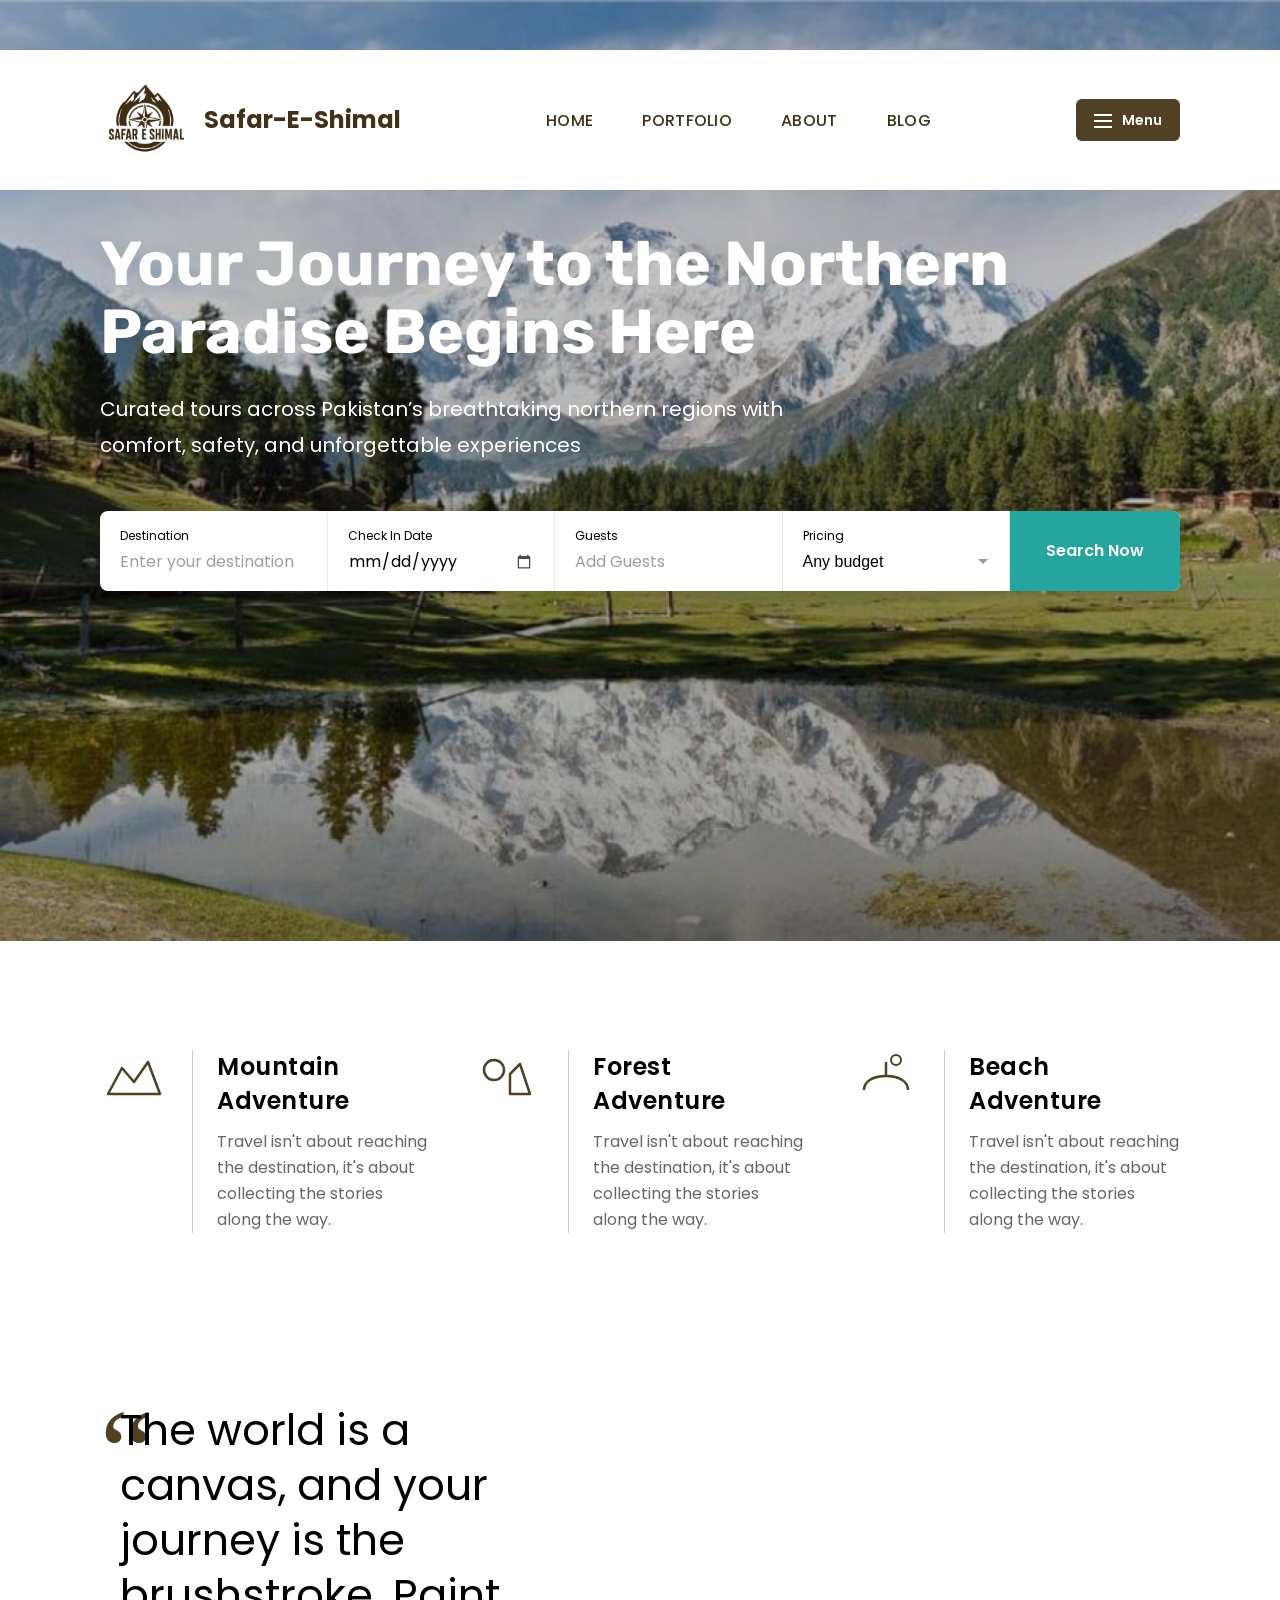
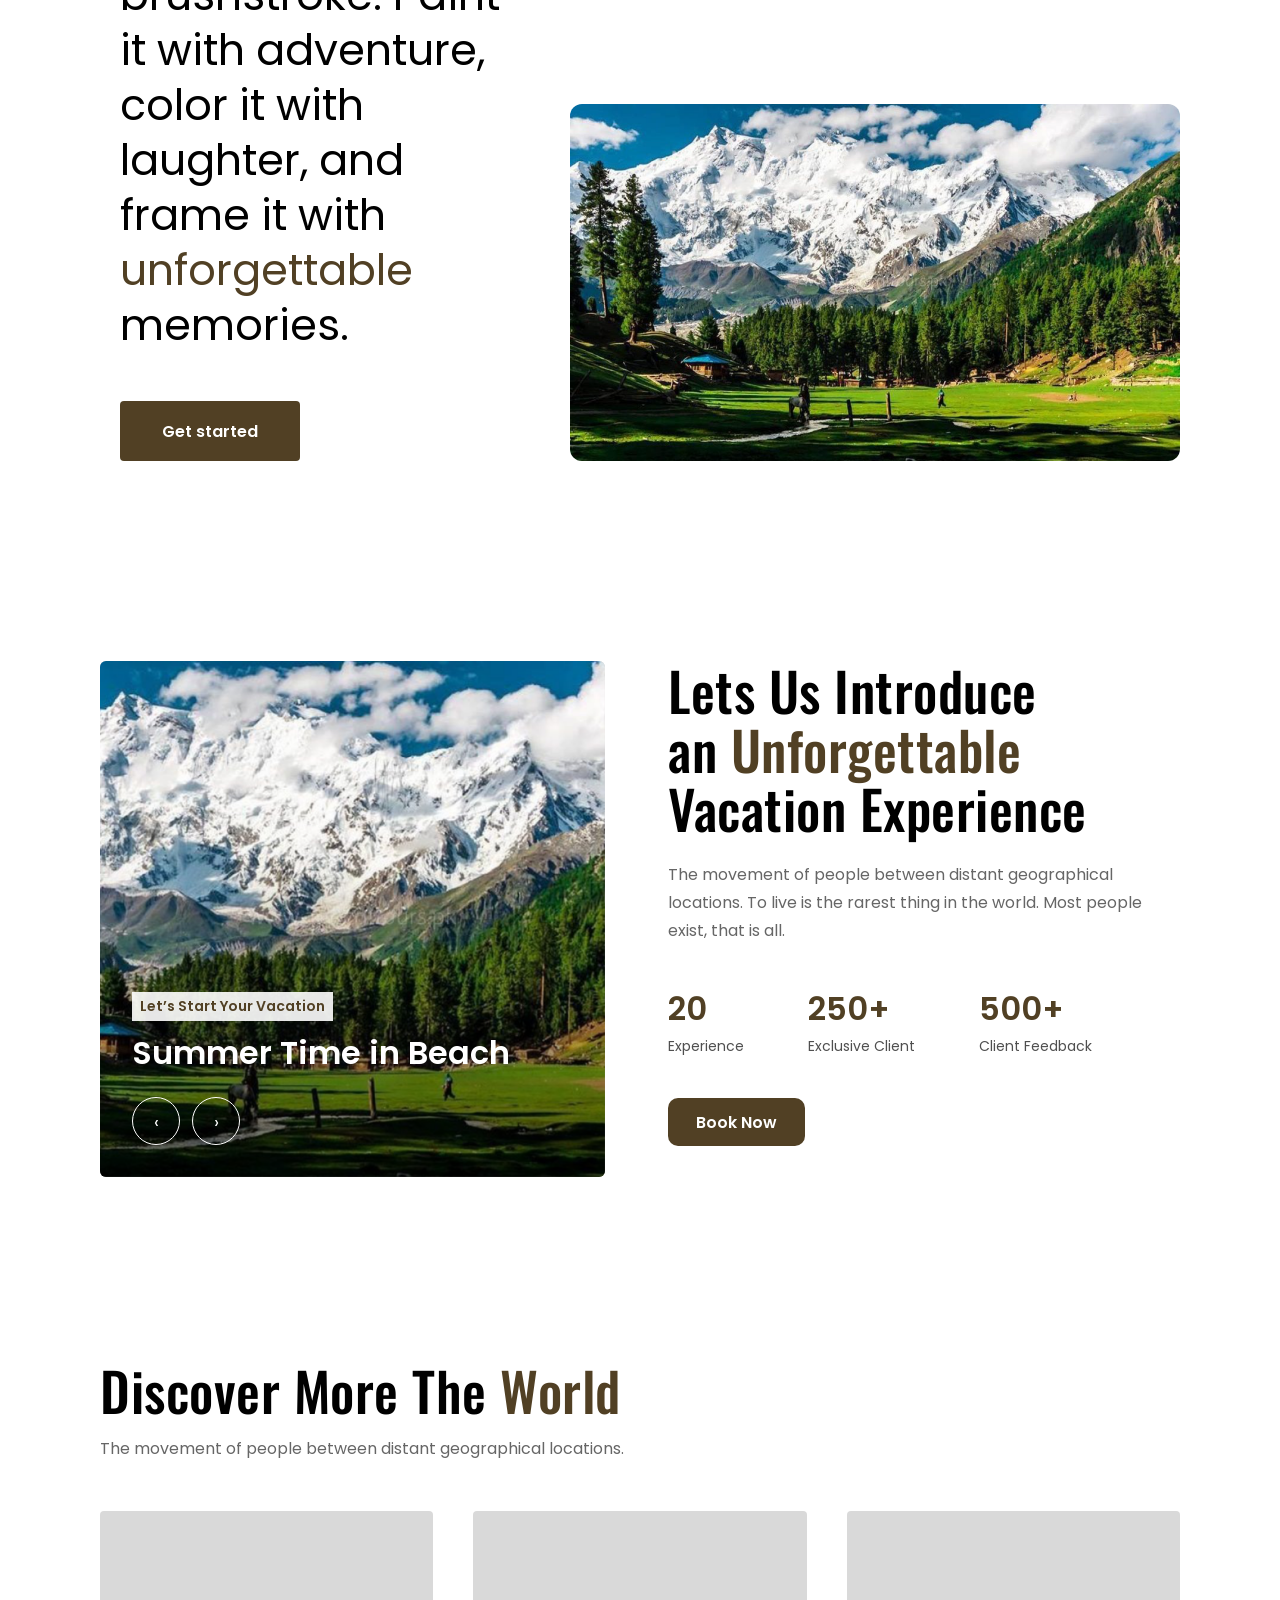
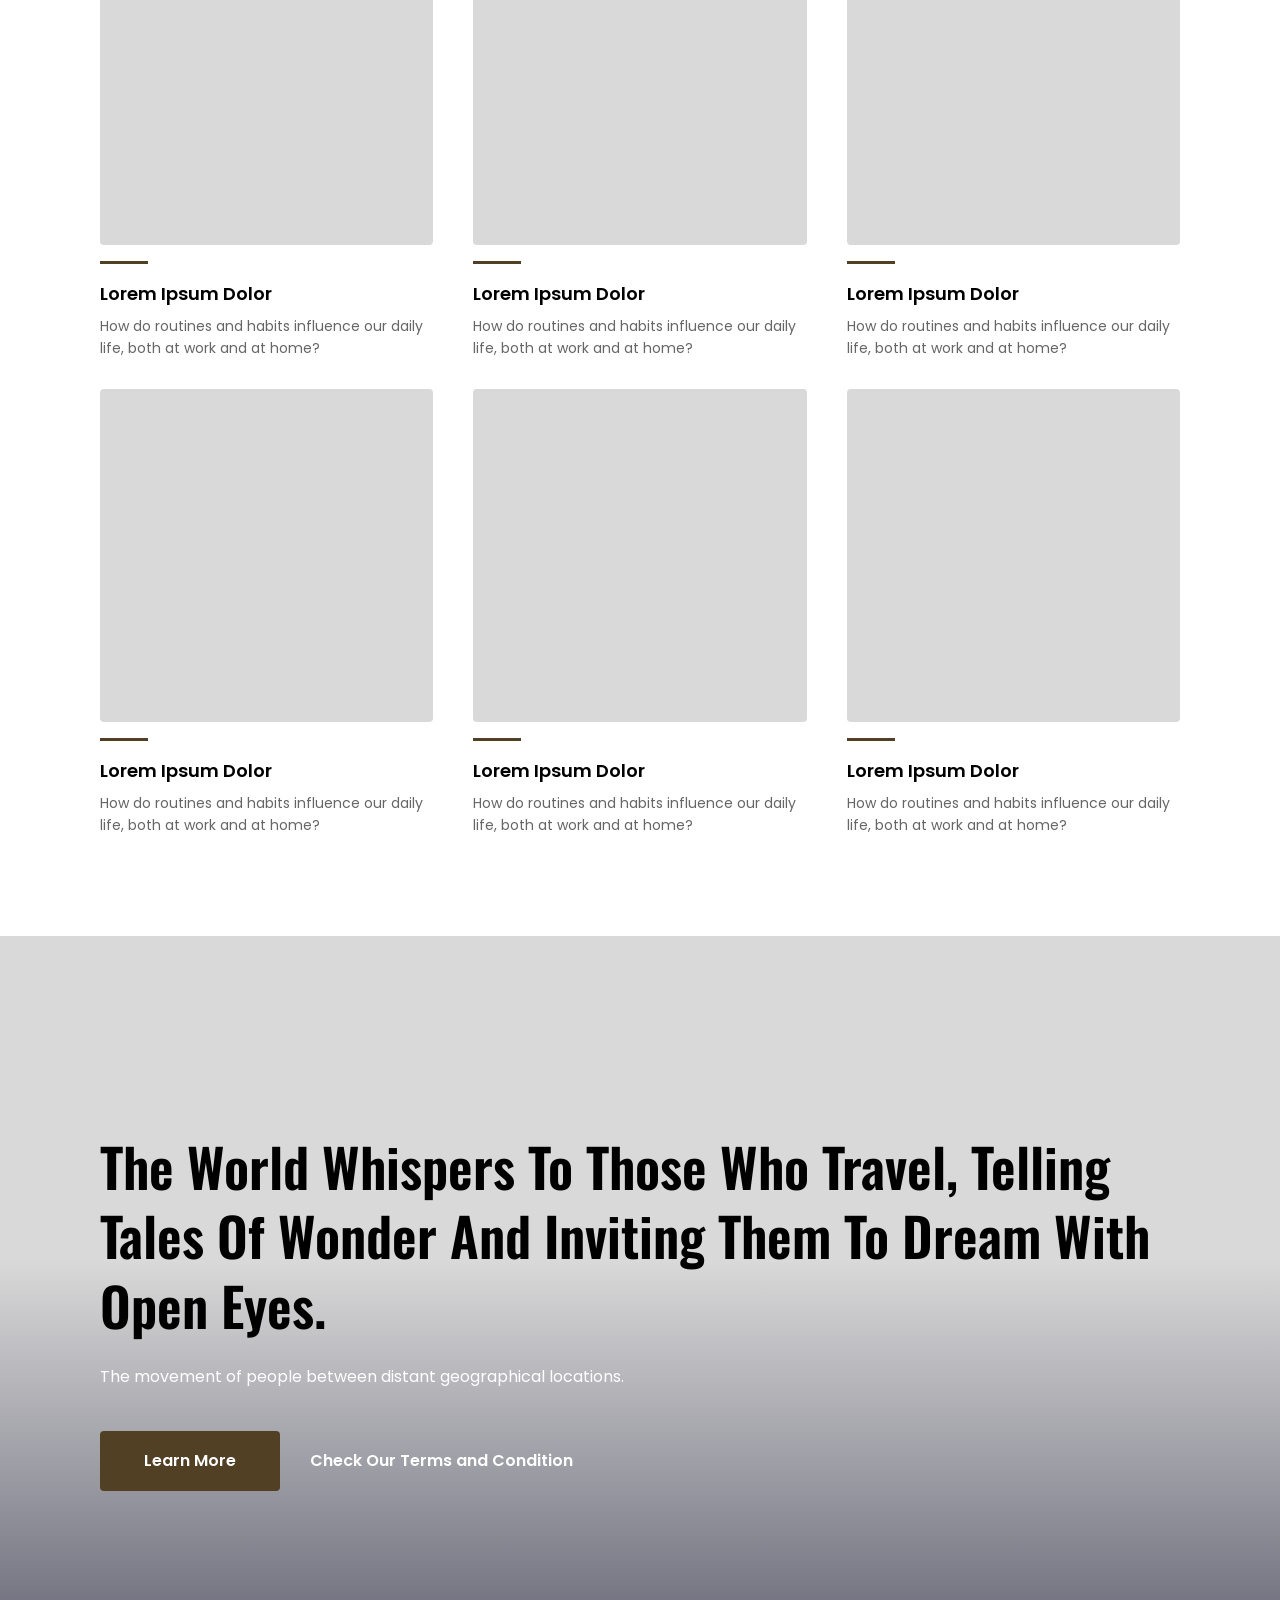
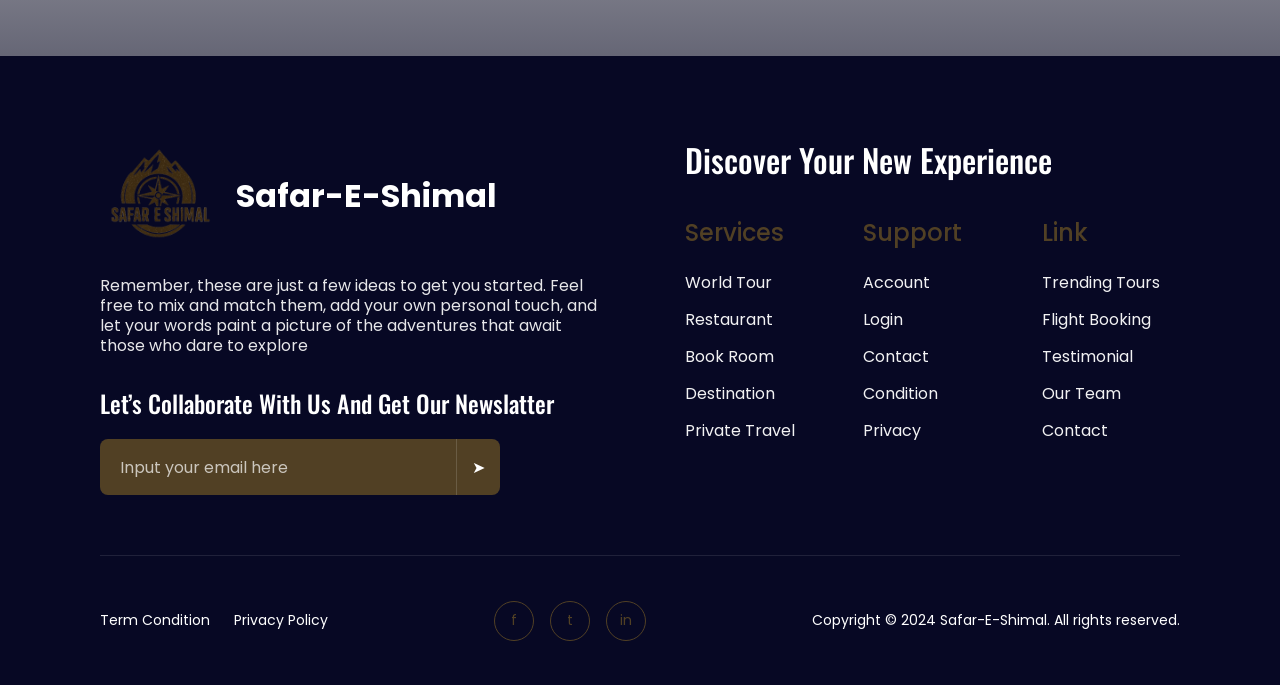
<file: index.html>
<!DOCTYPE html>
<html lang="en">
  <head>
    <meta charset="UTF-8" />
    <meta name="viewport" content="width=device-width, initial-scale=1.0" />
    <title>Safar-E-Shimal - Northern Paradise</title>
    <link rel="preconnect" href="https://fonts.googleapis.com" />
    <link rel="preconnect" href="https://fonts.gstatic.com" crossorigin />
    <link
      href="https://fonts.googleapis.com/css2?family=Oswald:wght@500;600&family=Poppins:wght@400;500;600;700&family=Rubik:wght@700&display=swap"
      rel="stylesheet"
    />
    <link rel="stylesheet" href="css/styles.css" />
  </head>
  <body>
    <!-- Hero -->
    <section class="hero" id="home">
      <img
        class="hero-bg"
        src="assets/hero-bg.png"
        alt="Snow-capped mountains reflected in a valley pond"
        width="1440"
        height="941"
      />
      <div class="hero-overlay" aria-hidden="true"></div>

      <header class="site-header">
        <div class="container nav-bar">
          <a href="#home" class="logo" aria-label="Safar-E-Shimal home">
            <img src="assets/safar-e-shimal-logo.png" alt="" />
            <span class="logo-text">Safar-E-Shimal</span>
          </a>
          <nav aria-label="Main navigation">
            <ul class="nav-links">
              <li><a href="#home">Home</a></li>
              <li><a href="portfolio.html">Portfolio</a></li>
              <li><a href="#about">About</a></li>
              <li><a href="#blog">Blog</a></li>
            </ul>
          </nav>
          <div class="menu-wrap">
            <button
              class="menu-button"
              type="button"
              aria-label="Open menu"
              aria-expanded="false"
              aria-controls="site-menu"
            >
              <span class="menu-button__icon" aria-hidden="true"></span>
              <span>Menu</span>
            </button>
            <ul class="menu-panel" id="site-menu" hidden>
              <li><a href="options.html">Tour Options</a></li>
            </ul>
          </div>
        </div>
      </header>

      <div class="container hero-content">
        <h1 class="hero-title">
          Your Journey to the Northern Paradise Begins Here
        </h1>
        <p class="hero-subtitle">
          Curated tours across Pakistan’s breathtaking northern regions with
          comfort, safety, and unforgettable experiences
        </p>

        <form class="search-form" action="options.html" method="get">
          <div class="search-field search-field--dropdown field-dropdown">
            <label for="destination">Destination</label>
            <input
              id="destination"
              name="destination"
              type="text"
              placeholder="Enter your destination"
              autocomplete="off"
              aria-expanded="false"
              aria-controls="destination-options"
            />
            <ul
              class="dropdown-panel"
              id="destination-options"
              role="listbox"
              aria-label="Destination options"
              hidden
            >
              <li role="option" data-value="Hunza Valley" data-region="Gilgit-Baltistan">
                <span class="dropdown-place">Hunza Valley</span>
                <span class="dropdown-region">Gilgit-Baltistan</span>
              </li>
              <li role="option" data-value="Skardu" data-region="Gilgit-Baltistan">
                <span class="dropdown-place">Skardu</span>
                <span class="dropdown-region">Gilgit-Baltistan</span>
              </li>
              <li role="option" data-value="Naran Kaghan" data-region="Khyber Pakhtunkhwa">
                <span class="dropdown-place">Naran Kaghan</span>
                <span class="dropdown-region">Khyber Pakhtunkhwa</span>
              </li>
              <li role="option" data-value="Swat Valley" data-region="Khyber Pakhtunkhwa">
                <span class="dropdown-place">Swat Valley</span>
                <span class="dropdown-region">Khyber Pakhtunkhwa</span>
              </li>
              <li role="option" data-value="Murree" data-region="Punjab">
                <span class="dropdown-place">Murree</span>
                <span class="dropdown-region">Punjab</span>
              </li>
            </ul>
          </div>
          <div class="search-field search-field--date">
            <label for="checkin">Check In Date</label>
            <span class="date-wrap">
              <input id="checkin" name="checkin" type="date" aria-label="Check in date" />
            </span>
          </div>
          <div class="search-field search-field--dropdown search-field--guests field-dropdown">
            <label for="guests">Guests</label>
            <input
              id="guests"
              name="guests"
              type="text"
              placeholder="Add Guests"
              readonly
              aria-expanded="false"
              aria-controls="guest-options"
            />
            <input type="hidden" name="guest_count" id="guest_count" value="" />
            <ul
              class="dropdown-panel dropdown-panel--guests"
              id="guest-options"
              role="listbox"
              aria-label="Guest options"
              hidden
            >
              <li class="dropdown-header">
                <span>Guests</span>
                <span class="dropdown-header-rate">Per booking</span>
              </li>
              <li role="option" data-value="1" data-label="1 Guest">
                <span class="dropdown-place">1 Guest</span>
                <span class="dropdown-price">Solo</span>
              </li>
              <li role="option" data-value="2" data-label="2 Guests">
                <span class="dropdown-place">2 Guests</span>
                <span class="dropdown-price">Couple</span>
              </li>
              <li role="option" data-value="4" data-label="4 Guests">
                <span class="dropdown-place">4 Guests</span>
                <span class="dropdown-price">Family</span>
              </li>
              <li role="option" data-value="6" data-label="6 Guests">
                <span class="dropdown-place">6 Guests</span>
                <span class="dropdown-price">Group</span>
              </li>
            </ul>
          </div>
          <div class="search-field">
            <label for="pricing">Pricing</label>
            <select id="pricing" name="pricing" aria-label="Select pricing range">
              <option value="">Any budget</option>
              <option value="economy">Under PKR 15,000</option>
              <option value="standard">PKR 15,000 to PKR 20,000</option>
              <option value="premium">PKR 20,000 to PKR 25,000</option>
              <option value="luxury">PKR 25,000+</option>
            </select>
          </div>
          <button class="search-btn" type="submit">Search Now</button>
        </form>
      </div>
    </section>

    <!-- Section 1: Adventures -->
    <section class="section-adventures" id="portfolio">
      <div class="container">
        <div class="adventure-grid">
          <article class="adventure-card">
            <svg
              class="adventure-icon"
              viewBox="0 0 68 54"
              fill="none"
              xmlns="http://www.w3.org/2000/svg"
              aria-hidden="true"
            >
              <path
                d="M8 44L22 18L34 32L48 12L60 44H8Z"
                stroke="currentColor"
                stroke-width="2.5"
                stroke-linejoin="round"
              />
            </svg>
            <div class="adventure-divider" aria-hidden="true"></div>
            <div class="adventure-body">
              <h3>Mountain<br />Adventure</h3>
              <p>
                Travel isn't about reaching the destination, it's about
                collecting the stories along the way.
              </p>
            </div>
          </article>

          <article class="adventure-card">
            <svg
              class="adventure-icon"
              viewBox="0 0 68 54"
              fill="none"
              xmlns="http://www.w3.org/2000/svg"
              aria-hidden="true"
            >
              <circle cx="18" cy="20" r="10" stroke="currentColor" stroke-width="2.5" />
              <path
                d="M34 44V24L44 14L54 44H34Z"
                stroke="currentColor"
                stroke-width="2.5"
                stroke-linejoin="round"
              />
            </svg>
            <div class="adventure-divider" aria-hidden="true"></div>
            <div class="adventure-body">
              <h3>Forest<br />Adventure</h3>
              <p>
                Travel isn't about reaching the destination, it's about
                collecting the stories along the way.
              </p>
            </div>
          </article>

          <article class="adventure-card">
            <svg
              class="adventure-icon"
              viewBox="0 0 68 54"
              fill="none"
              xmlns="http://www.w3.org/2000/svg"
              aria-hidden="true"
            >
              <path
                d="M12 40C12 32 20 26 34 26C48 26 56 32 56 40"
                stroke="currentColor"
                stroke-width="2.5"
              />
              <path d="M34 12V26" stroke="currentColor" stroke-width="2.5" />
              <circle cx="44" cy="10" r="5" stroke="currentColor" stroke-width="2" />
            </svg>
            <div class="adventure-divider" aria-hidden="true"></div>
            <div class="adventure-body">
              <h3>Beach<br />Adventure</h3>
              <p>
                Travel isn't about reaching the destination, it's about
                collecting the stories along the way.
              </p>
            </div>
          </article>
        </div>
      </div>
    </section>

    <!-- Section 2: Quote -->
    <section class="section-quote" id="about">
      <div class="container quote-layout">
        <div class="quote-block">
          <span class="quote-mark" aria-hidden="true">“</span>
          <p class="quote-text">
            The world is a canvas, and your journey is the brushstroke. Paint it
            with adventure, color it with laughter, and frame it with
            <span class="accent">unforgettable</span> memories.
          </p>
          <a href="portfolio.html" class="btn-primary">Get started</a>
        </div>
        <div class="quote-image-wrap">
          <img
            src="assets/northern-areas.png"
            alt="Pakistan northern areas — green valley and snow-covered peaks"
            width="610"
            height="357"
          />
        </div>
      </div>
    </section>

    <!-- Section 3: Vacation -->
    <section class="section-vacation">
      <div class="container vacation-grid">
        <div class="vacation-slider" data-vacation-slider>
          <div class="vacation-slide-track">
            <img
              id="vacation-slide-image"
              class="vacation-slide-image"
              src="assets/northern-areas.png"
              alt="Summer vacation destination"
              width="505"
              height="516"
            />
            <img
              id="vacation-slide-next-image"
              class="vacation-slide-image"
              src="assets/northern-areas.png"
              alt=""
              width="505"
              height="516"
              aria-hidden="true"
            />
          </div>
          <div class="vacation-slider-overlay">
            <p>Let’s Start Your Vacation</p>
            <h3 id="vacation-slide-title">Summer Time in Beach</h3>
            <div class="slider-nav">
              <button type="button" aria-label="Previous slide" data-slide-prev>‹</button>
              <button type="button" aria-label="Next slide" data-slide-next>›</button>
            </div>
          </div>
        </div>

        <div class="vacation-content">
          <h2>
            Lets Us Introduce <br />an <span class="accent">Unforgettable</span
            ><br />
            Vacation Experience
          </h2>
          <p>
            The movement of people between distant geographical locations. To
            live is the rarest thing in the world. Most people exist, that is
            all.
          </p>
          <div class="stats-row">
            <div class="stat-item">
              <strong>20</strong>
              <span>Experience</span>
            </div>
            <div class="stat-item">
              <strong>250+</strong>
              <span>Exclusive Client</span>
            </div>
            <div class="stat-item">
              <strong>500+</strong>
              <span>Client Feedback</span>
            </div>
          </div>
          <a href="options.html" class="btn-primary btn-primary--round">
            Book Now
          </a>
        </div>
      </div>
    </section>

    <!-- Section 4: Discover -->
    <section class="section-discover" id="blog">
      <div class="container">
        <h2>Discover More The <span class="accent">World</span></h2>
        <p class="section-lead">
          The movement of people between distant geographical locations.
        </p>

        <div class="blog-grid">
          <article class="blog-card">
            <div class="blog-card-image" role="img" aria-label="Article thumbnail"></div>
            <div class="blog-card-line" aria-hidden="true"></div>
            <h3>Lorem Ipsum Dolor</h3>
            <p>
              How do routines and habits influence our daily life, both at work
              and at home?
            </p>
          </article>
          <article class="blog-card">
            <div class="blog-card-image" role="img" aria-label="Article thumbnail"></div>
            <div class="blog-card-line" aria-hidden="true"></div>
            <h3>Lorem Ipsum Dolor</h3>
            <p>
              How do routines and habits influence our daily life, both at work
              and at home?
            </p>
          </article>
          <article class="blog-card">
            <div class="blog-card-image" role="img" aria-label="Article thumbnail"></div>
            <div class="blog-card-line" aria-hidden="true"></div>
            <h3>Lorem Ipsum Dolor</h3>
            <p>
              How do routines and habits influence our daily life, both at work
              and at home?
            </p>
          </article>
          <article class="blog-card">
            <div class="blog-card-image" role="img" aria-label="Article thumbnail"></div>
            <div class="blog-card-line" aria-hidden="true"></div>
            <h3>Lorem Ipsum Dolor</h3>
            <p>
              How do routines and habits influence our daily life, both at work
              and at home?
            </p>
          </article>
          <article class="blog-card">
            <div class="blog-card-image" role="img" aria-label="Article thumbnail"></div>
            <div class="blog-card-line" aria-hidden="true"></div>
            <h3>Lorem Ipsum Dolor</h3>
            <p>
              How do routines and habits influence our daily life, both at work
              and at home?
            </p>
          </article>
          <article class="blog-card">
            <div class="blog-card-image" role="img" aria-label="Article thumbnail"></div>
            <div class="blog-card-line" aria-hidden="true"></div>
            <h3>Lorem Ipsum Dolor</h3>
            <p>
              How do routines and habits influence our daily life, both at work
              and at home?
            </p>
          </article>
        </div>
      </div>
    </section>

    <!-- Section 5: CTA -->
    <section class="section-cta">
      <div class="section-cta-bg" aria-hidden="true"></div>
      <div class="container">
        <h2 class="cta-title">
          The world whispers to those who travel, telling tales of wonder and
          inviting them to dream with open eyes.
        </h2>
        <p class="cta-subtitle">
          The movement of people between distant geographical locations.
        </p>
        <div class="cta-actions">
          <button type="button" class="btn-primary">Learn More</button>
          <a href="#">Check Our Terms and Condition</a>
        </div>
      </div>
    </section>

    <!-- Footer -->
    <footer class="site-footer">
      <div class="container">
        <div class="footer-top">
          <div class="footer-brand">
            <div class="logo">
              <img src="assets/safar-e-shimal-logo.png" alt="" />
              <span class="logo-text">Safar-E-Shimal</span>
            </div>
            <p>
              Remember, these are just a few ideas to get you started. Feel free
              to mix and match them, add your own personal touch, and let your
              words paint a picture of the adventures that await those who dare
              to explore
            </p>
            <div class="footer-newsletter">
              <h3>Let’s collaborate with us and get our newslatter</h3>
              <form class="email-form" action="#" method="post">
                <input
                  type="email"
                  placeholder="Input your email here"
                  aria-label="Email address"
                />
                <button type="submit" aria-label="Subscribe">➤</button>
              </form>
            </div>
          </div>

          <div class="footer-links">
            <h3>Discover Your New Experience</h3>
            <div class="footer-columns">
              <div class="footer-col">
                <h4>Services</h4>
                <ul>
                  <li><a href="#">World Tour</a></li>
                  <li><a href="#">Restaurant</a></li>
                  <li><a href="#">Book Room</a></li>
                  <li><a href="#">Destination</a></li>
                  <li><a href="#">Private Travel</a></li>
                </ul>
              </div>
              <div class="footer-col">
                <h4>Support</h4>
                <ul>
                  <li><a href="#">Account</a></li>
                  <li><a href="#">Login</a></li>
                  <li><a href="#">Contact</a></li>
                  <li><a href="#">Condition</a></li>
                  <li><a href="#">Privacy</a></li>
                </ul>
              </div>
              <div class="footer-col">
                <h4>Link</h4>
                <ul>
                  <li><a href="#">Trending Tours</a></li>
                  <li><a href="#">Flight Booking</a></li>
                  <li><a href="#">Testimonial</a></li>
                  <li><a href="#">Our Team</a></li>
                  <li><a href="#">Contact</a></li>
                </ul>
              </div>
            </div>
          </div>
        </div>

        <div class="footer-bottom">
          <div class="footer-legal">
            <a href="#">Term Condition</a>
            <a href="#">Privacy Policy</a>
          </div>
          <div class="footer-social">
            <a href="#" aria-label="Facebook">f</a>
            <a href="#" aria-label="Twitter">t</a>
            <a href="#" aria-label="LinkedIn">in</a>
          </div>
          <p>Copyright © 2024 Safar-E-Shimal. All rights reserved.</p>
        </div>
      </div>
    </footer>
    <script src="js/search-ui.js"></script>
    <script src="js/home.js"></script>
  </body>
</html>
</file>
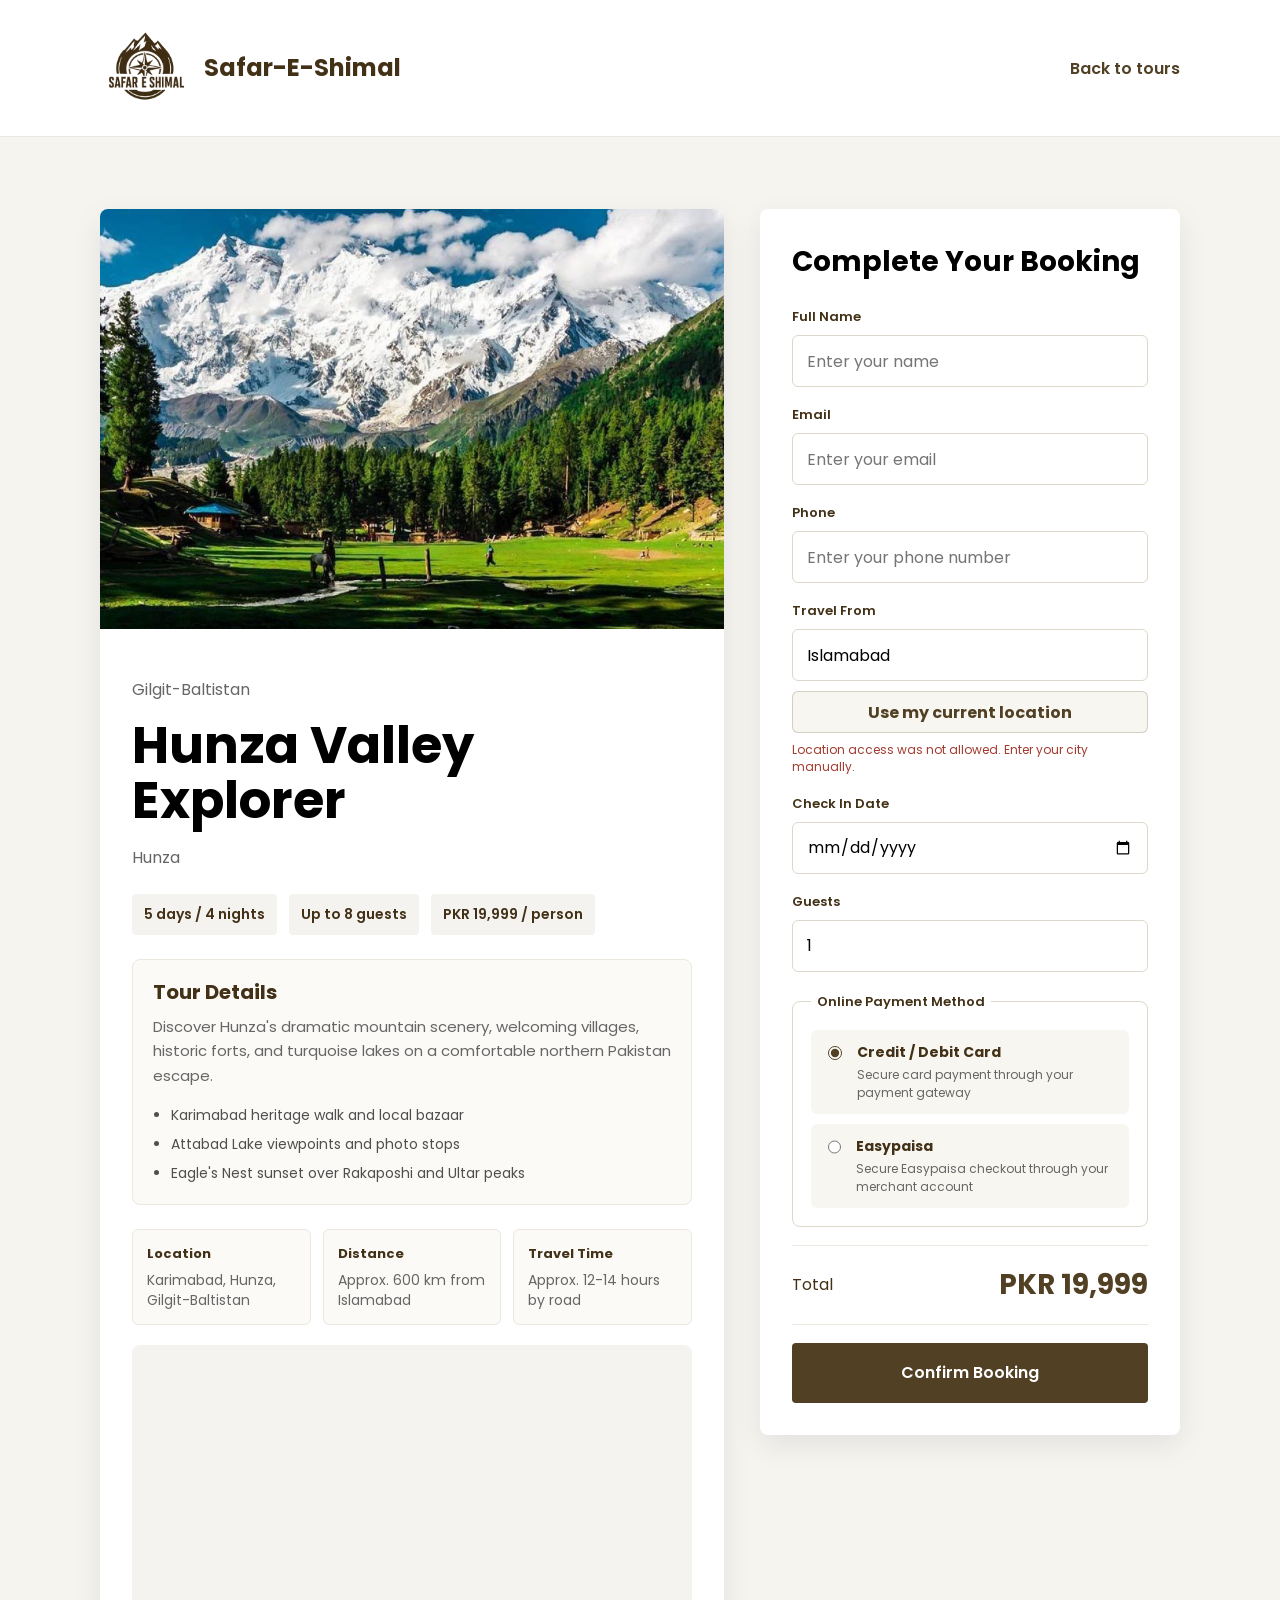
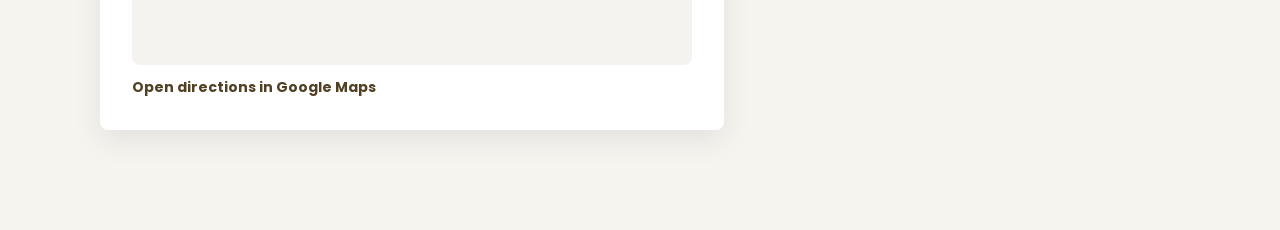
<file: booking.html>
<!DOCTYPE html>
<html lang="en">
  <head>
    <meta charset="UTF-8" />
    <meta name="viewport" content="width=device-width, initial-scale=1.0" />
    <title>Book Tour - Safar-E-Shimal</title>
    <link rel="preconnect" href="https://fonts.googleapis.com" />
    <link rel="preconnect" href="https://fonts.gstatic.com" crossorigin />
    <link
      href="https://fonts.googleapis.com/css2?family=Oswald:wght@500;600&family=Poppins:wght@400;500;600;700&family=Rubik:wght@700&display=swap"
      rel="stylesheet"
    />
    <link rel="stylesheet" href="css/styles.css" />
    <link rel="stylesheet" href="css/options.css" />
  </head>
  <body class="options-page booking-page">
    <header class="options-header">
      <div class="container options-header-inner">
        <a href="index.html" class="logo" aria-label="Safar-E-Shimal home">
          <img src="assets/safar-e-shimal-logo.png" alt="" />
          <span class="logo-text">Safar-E-Shimal</span>
        </a>
        <a href="options.html" class="options-back">Back to tours</a>
      </div>
    </header>

    <main class="booking-main">
      <div class="container booking-layout">
        <section class="booking-summary" aria-label="Selected tour">
          <img id="booking-image" src="assets/northern-areas.png" alt="Selected tour" />
          <div class="booking-summary-body">
            <p id="booking-region" class="option-region">Gilgit-Baltistan</p>
            <h1 id="booking-title">Hunza Valley Explorer</h1>
            <p id="booking-destination" class="option-destination">Hunza</p>
            <div class="booking-meta">
              <span id="booking-duration">5 days / 4 nights</span>
              <span id="booking-capacity">Up to 8 guests</span>
              <span id="booking-price">PKR 19,999 / person</span>
            </div>
            <div class="booking-details">
              <h2>Tour Details</h2>
              <p id="booking-description">
                Explore Hunza's mountain villages, turquoise lakes, and panoramic viewpoints with a guided northern Pakistan itinerary.
              </p>
              <ul id="booking-highlights">
                <li>Karimabad heritage walk</li>
                <li>Attabad Lake views</li>
                <li>Eagle's Nest sunset point</li>
              </ul>
            </div>
            <div class="booking-route" aria-label="Route details">
              <div class="booking-route-item">
                <strong>Location</strong>
                <span id="booking-map-location">Hunza, Gilgit-Baltistan</span>
              </div>
              <div class="booking-route-item">
                <strong>Distance</strong>
                <span id="booking-distance">Approx. 600 km from Islamabad</span>
              </div>
              <div class="booking-route-item">
                <strong>Travel Time</strong>
                <span id="booking-travel-time">Approx. 12-14 hours by road</span>
              </div>
            </div>
            <div class="booking-map">
              <iframe
                id="booking-map-frame"
                title="Google map for Hunza Valley Explorer"
                src="https://www.google.com/maps?q=Karimabad%2C%20Hunza%2C%20Gilgit-Baltistan%2C%20Pakistan&amp;output=embed"
                loading="lazy"
                referrerpolicy="no-referrer-when-downgrade"
                allowfullscreen
              ></iframe>
              <a
                id="booking-map-link"
                class="booking-map-link"
                href="https://www.google.com/maps/dir/?api=1&amp;origin=Islamabad%2C%20Pakistan&amp;destination=Karimabad%2C%20Hunza%2C%20Gilgit-Baltistan%2C%20Pakistan&amp;travelmode=driving"
                target="_blank"
                rel="noopener"
              >
                Open directions in Google Maps
              </a>
            </div>
          </div>
        </section>

        <section class="booking-form-card" aria-label="Booking form">
          <h2>Complete Your Booking</h2>
          <form
            class="booking-form"
            action="https://formsubmit.co/safareshimal@gmail.com"
            method="post"
          >
            <input type="hidden" name="_subject" value="New Safar-E-Shimal Booking" />
            <input type="hidden" name="_template" value="table" />
            <input type="hidden" name="_captcha" value="false" />
            <input type="hidden" name="tour" id="booking-tour-input" value="" />
            <input type="hidden" name="region" id="booking-region-input" value="" />
            <input type="hidden" name="destination" id="booking-destination-input" value="" />
            <input type="hidden" name="duration" id="booking-duration-input" value="" />
            <input type="hidden" name="tour_description" id="booking-description-input" value="" />
            <input type="hidden" name="tour_highlights" id="booking-highlights-input" value="" />
            <input type="hidden" name="route_start" id="booking-route-start-input" value="" />
            <input type="hidden" name="distance" id="booking-distance-input" value="" />
            <input type="hidden" name="travel_time" id="booking-travel-time-input" value="" />
            <input type="hidden" name="google_maps_link" id="booking-map-link-input" value="" />
            <input type="hidden" name="customer_latitude" id="booking-latitude-input" value="" />
            <input type="hidden" name="customer_longitude" id="booking-longitude-input" value="" />
            <input type="hidden" name="total" id="booking-total-input" value="" />
            <div class="booking-field">
              <label for="full-name">Full Name</label>
              <input id="full-name" name="full_name" type="text" placeholder="Enter your name" required />
            </div>
            <div class="booking-field">
              <label for="email">Email</label>
              <input id="email" name="email" type="email" placeholder="Enter your email" required />
            </div>
            <div class="booking-field">
              <label for="phone">Phone</label>
              <input id="phone" name="phone" type="tel" placeholder="Enter your phone number" required />
            </div>
            <div class="booking-field">
              <label for="travel-from">Travel From</label>
              <input
                id="travel-from"
                name="travel_from"
                type="text"
                list="travel-city-options"
                value="Islamabad"
                placeholder="Enter your city"
                autocomplete="address-level2"
                required
              />
              <datalist id="travel-city-options">
                <option value="Islamabad"></option>
                <option value="Lahore"></option>
                <option value="Karachi"></option>
                <option value="Rawalpindi"></option>
                <option value="Peshawar"></option>
                <option value="Faisalabad"></option>
                <option value="Multan"></option>
                <option value="Quetta"></option>
                <option value="Sialkot"></option>
                <option value="Gujranwala"></option>
                <option value="Hyderabad"></option>
                <option value="Sukkur"></option>
                <option value="Bahawalpur"></option>
                <option value="Abbottabad"></option>
                <option value="Gilgit"></option>
                <option value="Skardu"></option>
                <option value="Mingora"></option>
                <option value="Muzaffarabad"></option>
              </datalist>
              <button class="location-detect" type="button" id="use-current-location">
                Use my current location
              </button>
              <p class="location-status" id="location-status" aria-live="polite">
                We can auto-detect your location if you allow browser access.
              </p>
            </div>
            <div class="booking-field">
              <label for="booking-date">Check In Date</label>
              <input id="booking-date" name="checkin" type="date" required />
            </div>
            <div class="booking-field">
              <label for="booking-guests">Guests</label>
              <input id="booking-guests" name="guests" type="number" min="1" value="1" required />
            </div>
            <fieldset class="payment-section">
              <legend>Online Payment Method</legend>
              <label class="payment-option">
                <input type="radio" name="payment_method" value="Credit / Debit Card" checked />
                <span>
                  <strong>Credit / Debit Card</strong>
                  <small>Secure card payment through your payment gateway</small>
                </span>
              </label>
              <label class="payment-option">
                <input type="radio" name="payment_method" value="Easypaisa" />
                <span>
                  <strong>Easypaisa</strong>
                  <small>Secure Easypaisa checkout through your merchant account</small>
                </span>
              </label>
            </fieldset>
            <div class="booking-total">
              <span>Total</span>
              <strong id="booking-total">PKR 19,999</strong>
            </div>
            <button class="btn-primary booking-submit" type="submit">Confirm Booking</button>
          </form>
        </section>
      </div>
    </main>

    <div class="booking-modal" id="booking-modal" hidden>
      <div class="booking-modal-card" role="dialog" aria-modal="true" aria-labelledby="booking-modal-title">
        <h2 id="booking-modal-title">Booking Confirmed</h2>
        <p>Your booking request has been sent successfully. We will contact you shortly.</p>
        <button class="btn-primary" type="button" id="booking-modal-close">OK</button>
      </div>
    </div>

    <script src="js/booking.js"></script>
  </body>
</html>
</file>
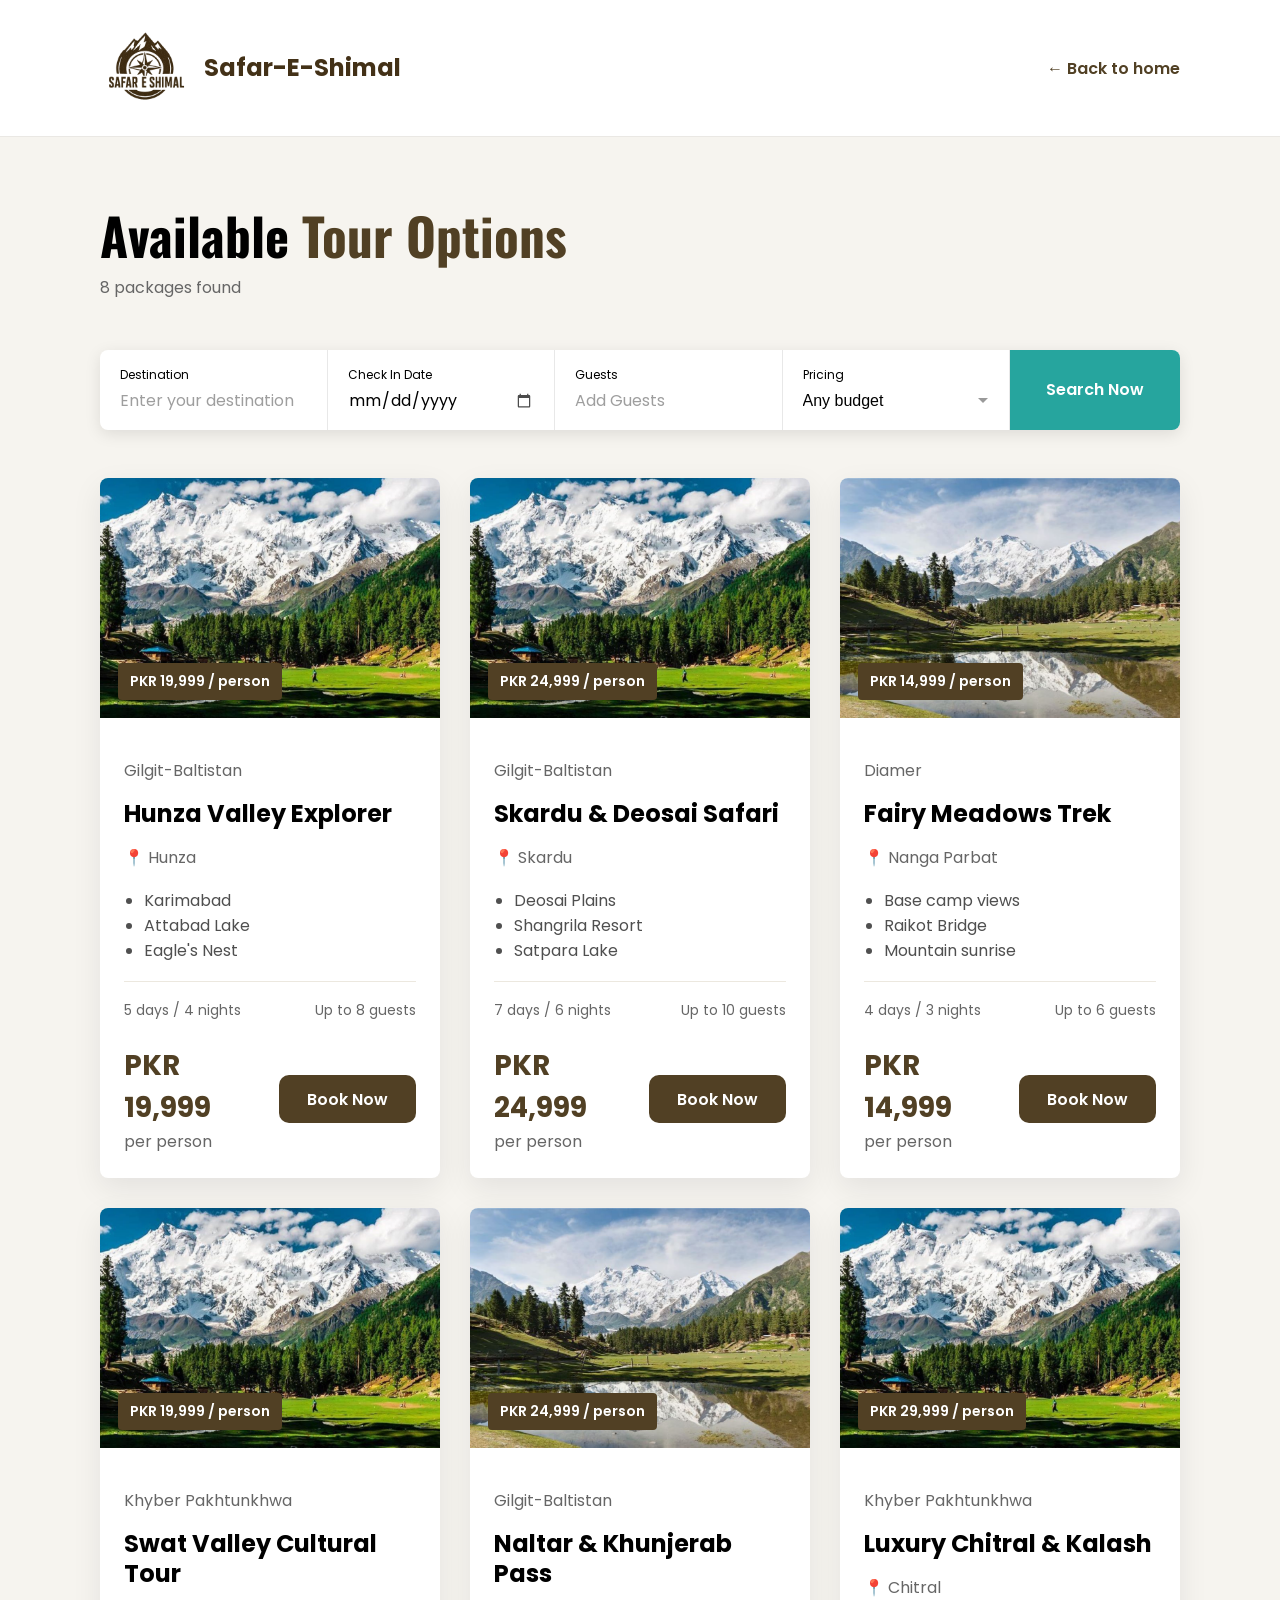
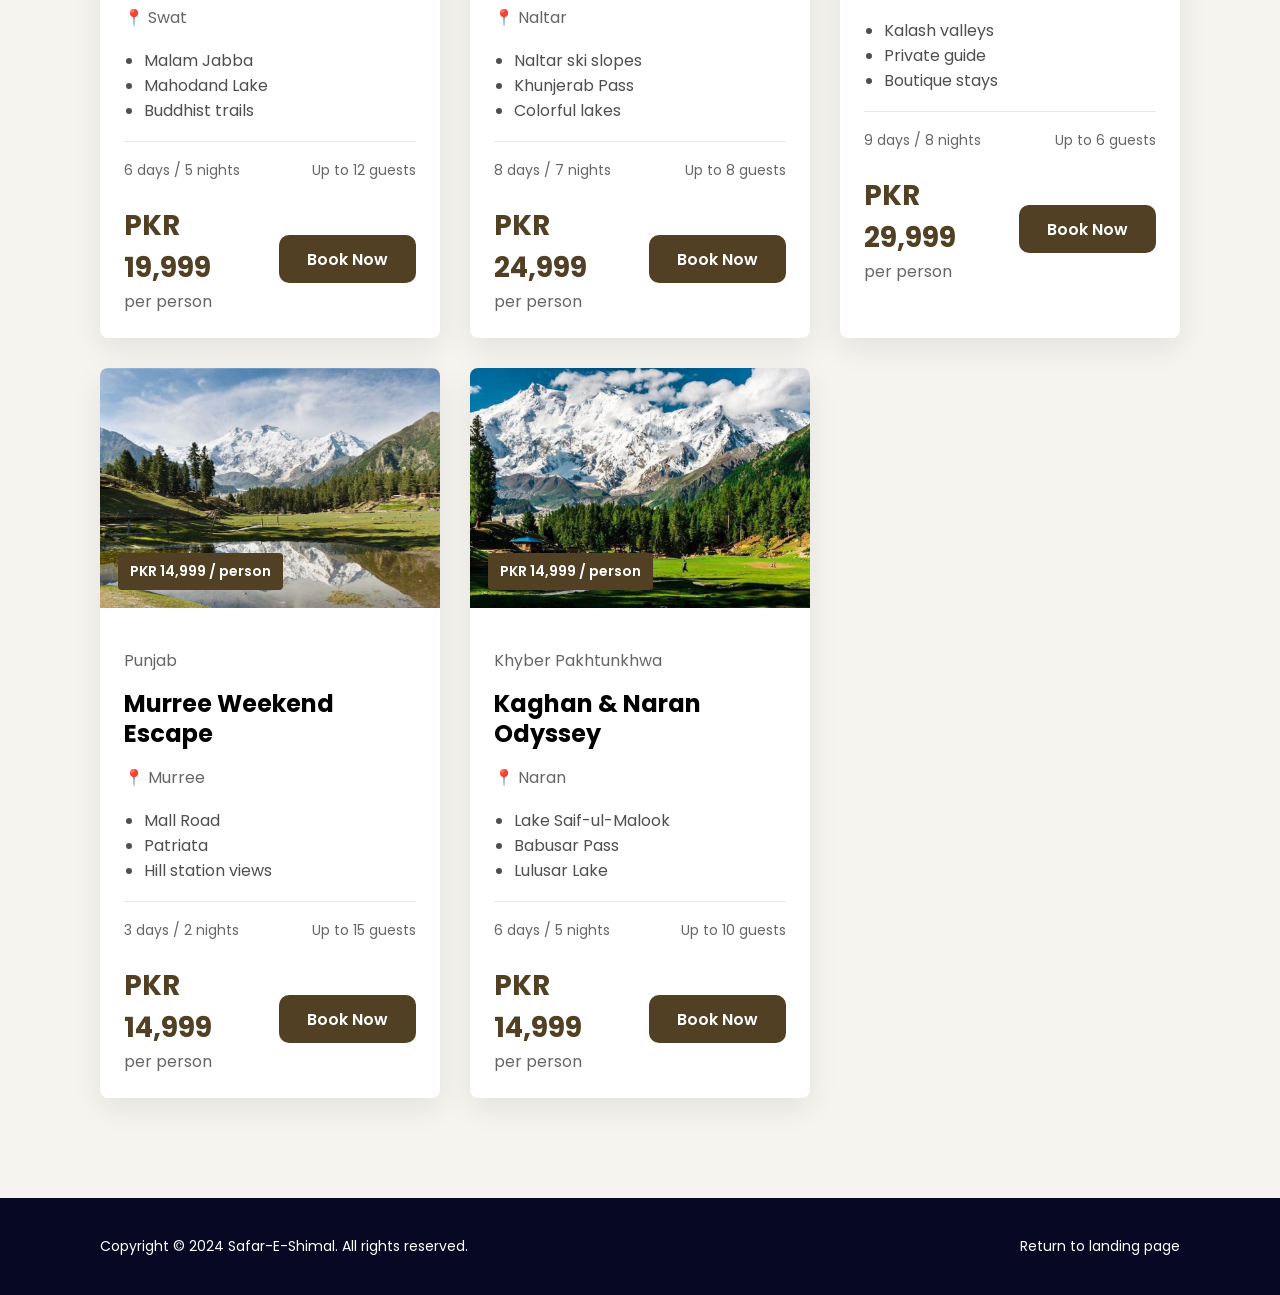
<file: options.html>
<!DOCTYPE html>
<html lang="en">
  <head>
    <meta charset="UTF-8" />
    <meta name="viewport" content="width=device-width, initial-scale=1.0" />
    <title>Tour Options - Safar-E-Shimal</title>
    <link rel="preconnect" href="https://fonts.googleapis.com" />
    <link rel="preconnect" href="https://fonts.gstatic.com" crossorigin />
    <link
      href="https://fonts.googleapis.com/css2?family=Oswald:wght@500;600&family=Poppins:wght@400;500;600;700&family=Rubik:wght@700&display=swap"
      rel="stylesheet"
    />
    <link rel="stylesheet" href="css/styles.css" />
    <link rel="stylesheet" href="css/options.css" />
  </head>
  <body class="options-page">
    <header class="options-header">
      <div class="container options-header-inner">
        <a href="index.html" class="logo" aria-label="Safar-E-Shimal home">
          <img src="assets/safar-e-shimal-logo.png" alt="" />
          <span class="logo-text">Safar-E-Shimal</span>
        </a>
        <a href="index.html" class="options-back">← Back to home</a>
      </div>
    </header>

    <main class="options-main">
      <div class="container">
        <div class="options-intro">
          <h1 class="options-heading">
            Available <span class="accent">Tour Options</span>
          </h1>
          <p id="results-count" class="options-count">Loading results...</p>
          <div id="search-summary" class="options-filters" aria-label="Your search filters"></div>
        </div>

        <form
          id="options-search-form"
          class="search-form options-search-form"
          action="options.html"
          method="get"
        >
          <div class="search-field">
            <label for="destination">Destination</label>
            <input
              id="destination"
              name="destination"
              type="text"
              placeholder="Enter your destination"
              autocomplete="off"
            />
          </div>
          <div class="search-field">
            <label for="checkin">Check In Date</label>
            <input id="checkin" name="checkin" type="text" placeholder="Add Dates" />
          </div>
          <div class="search-field">
            <label for="guests">Guests</label>
            <input id="guests" name="guests" type="text" placeholder="Add Guests" readonly />
            <input type="hidden" name="guest_count" id="guest_count" value="" />
          </div>
          <div class="search-field">
            <label for="pricing">Pricing</label>
            <select id="pricing" name="pricing" aria-label="Select pricing range">
              <option value="">Any budget</option>
              <option value="economy">Under PKR 15,000</option>
              <option value="standard">PKR 15,000 to PKR 20,000</option>
              <option value="premium">PKR 20,000 to PKR 25,000</option>
              <option value="luxury">PKR 25,000+</option>
            </select>
          </div>
          <button class="search-btn" type="submit">Search Now</button>
        </form>

        <div id="options-empty" class="options-empty" hidden>
          <p>No tours match your search. Try another destination, budget, or fewer guests.</p>
          <a href="index.html" class="btn-primary">Search again</a>
        </div>

        <div id="options-list" class="options-list">
          <article
            class="option-card"
            data-price="19999"
            data-max-guests="8"
            data-search="hunza hunza valley karimabad attabad lake gilgit-baltistan hunza valley explorer"
          >
            <div class="option-card-image">
              <img src="assets/northern-areas.png" alt="Hunza Valley Explorer" loading="lazy" />
              <span class="option-tier">PKR 19,999 / person</span>
            </div>
            <div class="option-card-body">
              <p class="option-region">Gilgit-Baltistan</p>
              <h2 class="option-title">Hunza Valley Explorer</h2>
              <p class="option-destination"><span>📍</span> Hunza</p>
              <ul class="option-highlights">
                <li>Karimabad</li>
                <li>Attabad Lake</li>
                <li>Eagle's Nest</li>
              </ul>
              <div class="option-meta">
                <span>5 days / 4 nights</span>
                <span>Up to 8 guests</span>
              </div>
              <div class="option-footer">
                <div class="option-price">
                  <strong>PKR 19,999</strong>
                  <span class="option-price-note">per person</span>
                  <p class="option-price-total option-price-total-js" hidden></p>
                </div>
                <a class="btn-primary btn-primary--round option-book" href="booking.html?tour=hunza">Book Now</a>
              </div>
            </div>
          </article>

          <article
            class="option-card"
            data-price="24999"
            data-max-guests="10"
            data-search="skardu deosai shangrila satpara gilgit-baltistan skardu deosai safari"
          >
            <div class="option-card-image">
              <img src="assets/northern-areas.png" alt="Skardu and Deosai Safari" loading="lazy" />
              <span class="option-tier">PKR 24,999 / person</span>
            </div>
            <div class="option-card-body">
              <p class="option-region">Gilgit-Baltistan</p>
              <h2 class="option-title">Skardu &amp; Deosai Safari</h2>
              <p class="option-destination"><span>📍</span> Skardu</p>
              <ul class="option-highlights">
                <li>Deosai Plains</li>
                <li>Shangrila Resort</li>
                <li>Satpara Lake</li>
              </ul>
              <div class="option-meta">
                <span>7 days / 6 nights</span>
                <span>Up to 10 guests</span>
              </div>
              <div class="option-footer">
                <div class="option-price">
                  <strong>PKR 24,999</strong>
                  <span class="option-price-note">per person</span>
                  <p class="option-price-total option-price-total-js" hidden></p>
                </div>
                <a class="btn-primary btn-primary--round option-book" href="booking.html?tour=skardu">Book Now</a>
              </div>
            </div>
          </article>

          <article
            class="option-card"
            data-price="14999"
            data-max-guests="6"
            data-search="fairy meadows nanga parbat diamer base camp raikot fairy meadows trek"
          >
            <div class="option-card-image">
              <img src="assets/hero-bg.png" alt="Fairy Meadows Trek" loading="lazy" />
              <span class="option-tier">PKR 14,999 / person</span>
            </div>
            <div class="option-card-body">
              <p class="option-region">Diamer</p>
              <h2 class="option-title">Fairy Meadows Trek</h2>
              <p class="option-destination"><span>📍</span> Nanga Parbat</p>
              <ul class="option-highlights">
                <li>Base camp views</li>
                <li>Raikot Bridge</li>
                <li>Mountain sunrise</li>
              </ul>
              <div class="option-meta">
                <span>4 days / 3 nights</span>
                <span>Up to 6 guests</span>
              </div>
              <div class="option-footer">
                <div class="option-price">
                  <strong>PKR 14,999</strong>
                  <span class="option-price-note">per person</span>
                  <p class="option-price-total option-price-total-js" hidden></p>
                </div>
                <a class="btn-primary btn-primary--round option-book" href="booking.html?tour=fairy">Book Now</a>
              </div>
            </div>
          </article>

          <article
            class="option-card"
            data-price="19999"
            data-max-guests="12"
            data-search="swat swat valley malam jabba mahodand kalam khyber pakhtunkhwa cultural tour"
          >
            <div class="option-card-image">
              <img src="assets/northern-areas.png" alt="Swat Valley Cultural Tour" loading="lazy" />
              <span class="option-tier">PKR 19,999 / person</span>
            </div>
            <div class="option-card-body">
              <p class="option-region">Khyber Pakhtunkhwa</p>
              <h2 class="option-title">Swat Valley Cultural Tour</h2>
              <p class="option-destination"><span>📍</span> Swat</p>
              <ul class="option-highlights">
                <li>Malam Jabba</li>
                <li>Mahodand Lake</li>
                <li>Buddhist trails</li>
              </ul>
              <div class="option-meta">
                <span>6 days / 5 nights</span>
                <span>Up to 12 guests</span>
              </div>
              <div class="option-footer">
                <div class="option-price">
                  <strong>PKR 19,999</strong>
                  <span class="option-price-note">per person</span>
                  <p class="option-price-total option-price-total-js" hidden></p>
                </div>
                <a class="btn-primary btn-primary--round option-book" href="booking.html?tour=swat">Book Now</a>
              </div>
            </div>
          </article>

          <article
            class="option-card"
            data-price="24999"
            data-max-guests="8"
            data-search="naltar khunjerab pass gilgit-baltistan naltar valley colorful lakes"
          >
            <div class="option-card-image">
              <img src="assets/hero-bg.png" alt="Naltar and Khunjerab Pass" loading="lazy" />
              <span class="option-tier">PKR 24,999 / person</span>
            </div>
            <div class="option-card-body">
              <p class="option-region">Gilgit-Baltistan</p>
              <h2 class="option-title">Naltar &amp; Khunjerab Pass</h2>
              <p class="option-destination"><span>📍</span> Naltar</p>
              <ul class="option-highlights">
                <li>Naltar ski slopes</li>
                <li>Khunjerab Pass</li>
                <li>Colorful lakes</li>
              </ul>
              <div class="option-meta">
                <span>8 days / 7 nights</span>
                <span>Up to 8 guests</span>
              </div>
              <div class="option-footer">
                <div class="option-price">
                  <strong>PKR 24,999</strong>
                  <span class="option-price-note">per person</span>
                  <p class="option-price-total option-price-total-js" hidden></p>
                </div>
                <a class="btn-primary btn-primary--round option-book" href="booking.html?tour=naltar">Book Now</a>
              </div>
            </div>
          </article>

          <article
            class="option-card"
            data-price="29999"
            data-max-guests="6"
            data-search="chitral kalash valleys khyber pakhtunkhwa luxury chitral kalash"
          >
            <div class="option-card-image">
              <img src="assets/northern-areas.png" alt="Luxury Chitral and Kalash" loading="lazy" />
              <span class="option-tier">PKR 29,999 / person</span>
            </div>
            <div class="option-card-body">
              <p class="option-region">Khyber Pakhtunkhwa</p>
              <h2 class="option-title">Luxury Chitral &amp; Kalash</h2>
              <p class="option-destination"><span>📍</span> Chitral</p>
              <ul class="option-highlights">
                <li>Kalash valleys</li>
                <li>Private guide</li>
                <li>Boutique stays</li>
              </ul>
              <div class="option-meta">
                <span>9 days / 8 nights</span>
                <span>Up to 6 guests</span>
              </div>
              <div class="option-footer">
                <div class="option-price">
                  <strong>PKR 29,999</strong>
                  <span class="option-price-note">per person</span>
                  <p class="option-price-total option-price-total-js" hidden></p>
                </div>
                <a class="btn-primary btn-primary--round option-book" href="booking.html?tour=chitral">Book Now</a>
              </div>
            </div>
          </article>

          <article
            class="option-card"
            data-price="14999"
            data-max-guests="15"
            data-search="murree punjab mall road patriata nathia gali weekend escape"
          >
            <div class="option-card-image">
              <img src="assets/hero-bg.png" alt="Murree Weekend Escape" loading="lazy" />
              <span class="option-tier">PKR 14,999 / person</span>
            </div>
            <div class="option-card-body">
              <p class="option-region">Punjab</p>
              <h2 class="option-title">Murree Weekend Escape</h2>
              <p class="option-destination"><span>📍</span> Murree</p>
              <ul class="option-highlights">
                <li>Mall Road</li>
                <li>Patriata</li>
                <li>Hill station views</li>
              </ul>
              <div class="option-meta">
                <span>3 days / 2 nights</span>
                <span>Up to 15 guests</span>
              </div>
              <div class="option-footer">
                <div class="option-price">
                  <strong>PKR 14,999</strong>
                  <span class="option-price-note">per person</span>
                  <p class="option-price-total option-price-total-js" hidden></p>
                </div>
                <a class="btn-primary btn-primary--round option-book" href="booking.html?tour=murree">Book Now</a>
              </div>
            </div>
          </article>

          <article
            class="option-card"
            data-price="14999"
            data-max-guests="10"
            data-search="naran kaghan saif ul malook babusar lulusar lake kaghan naran odyssey"
          >
            <div class="option-card-image">
              <img src="assets/northern-areas.png" alt="Kaghan and Naran Odyssey" loading="lazy" />
              <span class="option-tier">PKR 14,999 / person</span>
            </div>
            <div class="option-card-body">
              <p class="option-region">Khyber Pakhtunkhwa</p>
              <h2 class="option-title">Kaghan &amp; Naran Odyssey</h2>
              <p class="option-destination"><span>📍</span> Naran</p>
              <ul class="option-highlights">
                <li>Lake Saif-ul-Malook</li>
                <li>Babusar Pass</li>
                <li>Lulusar Lake</li>
              </ul>
              <div class="option-meta">
                <span>6 days / 5 nights</span>
                <span>Up to 10 guests</span>
              </div>
              <div class="option-footer">
                <div class="option-price">
                  <strong>PKR 14,999</strong>
                  <span class="option-price-note">per person</span>
                  <p class="option-price-total option-price-total-js" hidden></p>
                </div>
                <a class="btn-primary btn-primary--round option-book" href="booking.html?tour=naran">Book Now</a>
              </div>
            </div>
          </article>
        </div>
      </div>
    </main>

    <footer class="site-footer options-footer">
      <div class="container footer-bottom">
        <p>Copyright © 2024 Safar-E-Shimal. All rights reserved.</p>
        <a href="index.html">Return to landing page</a>
      </div>
    </footer>

    <script src="js/search-ui.js"></script>
    <script>
      (function () {
        function formatPkr(value) {
          return "PKR " + value.toLocaleString("en-US");
        }

        function getParams() {
          var p = new URLSearchParams(window.location.search);
          var guestRaw = p.get("guest_count") || p.get("guests") || "";
          var guestCount = parseInt(guestRaw, 10);
          if (isNaN(guestCount) || guestCount < 1) {
            var m = guestRaw.match(/(\d+)/);
            guestCount = m ? parseInt(m[1], 10) : 0;
          }
          return {
            destination: (p.get("destination") || "").trim(),
            checkin: (p.get("checkin") || "").trim(),
            pricing: (p.get("pricing") || "").trim(),
            guestCount: guestCount,
            guests: guestRaw,
          };
        }

        function matchesDestination(searchText, query) {
          if (!query) return true;
          var q = query.toLowerCase();
          var words = q.split(/\s+/).filter(function (w) {
            return w.length > 1;
          });
          if (words.length === 0) return searchText.indexOf(q) !== -1;
          return words.some(function (word) {
            return searchText.indexOf(word) !== -1;
          });
        }

        function matchesPricing(price, pricing) {
          if (!pricing) return true;
          if (pricing === "economy") return price < 15000;
          if (pricing === "standard") return price >= 15000 && price <= 20000;
          if (pricing === "premium") return price > 20000 && price <= 25000;
          if (pricing === "luxury") return price > 25000;
          return true;
        }

        function getPricingLabel(pricing) {
          var labels = {
            economy: "Under PKR 15,000",
            standard: "PKR 15,000 to PKR 20,000",
            premium: "PKR 20,000 to PKR 25,000",
            luxury: "PKR 25,000+",
          };
          return labels[pricing] || "";
        }

        function applyFilters() {
          var criteria = getParams();
          var cards = document.querySelectorAll(".option-card");
          var visible = 0;
          var currentParams = new URLSearchParams(window.location.search);

          cards.forEach(function (card) {
            var searchText = (card.getAttribute("data-search") || "").toLowerCase();
            var maxGuests = parseInt(card.getAttribute("data-max-guests"), 10) || 99;
            var price = parseInt(card.getAttribute("data-price"), 10) || 0;
            var show = matchesDestination(searchText, criteria.destination);
            show = show && matchesPricing(price, criteria.pricing);
            if (criteria.guestCount > 0) {
              show = show && maxGuests >= criteria.guestCount;
            }
            card.style.display = show ? "" : "none";
            if (show) visible++;

            var totalEl = card.querySelector(".option-price-total-js");
            if (totalEl && criteria.guestCount > 0 && show) {
              totalEl.hidden = false;
              totalEl.innerHTML =
                "Trip total: <strong>" +
                formatPkr(criteria.guestCount * price) +
                "</strong> (" +
                criteria.guestCount +
                " guest" +
                (criteria.guestCount === 1 ? "" : "s") +
                " x " +
                formatPkr(price) +
                ")";
            } else if (totalEl) {
              totalEl.hidden = true;
            }

            var bookLink = card.querySelector(".option-book");
            if (bookLink) {
              var href = new URL(bookLink.getAttribute("href"), window.location.href);
              ["checkin", "guest_count", "guests"].forEach(function (key) {
                if (currentParams.get(key)) {
                  href.searchParams.set(key, currentParams.get(key));
                }
              });
              bookLink.href = href.pathname.split("/").pop() + href.search;
            }
          });

          var countEl = document.getElementById("results-count");
          if (countEl) {
            countEl.textContent =
              visible +
              " package" + (visible === 1 ? "" : "s") + " found";
          }

          var emptyEl = document.getElementById("options-empty");
          if (emptyEl) {
            if (visible === 0) {
              emptyEl.removeAttribute("hidden");
            } else {
              emptyEl.setAttribute("hidden", "hidden");
            }
          }

          var summary = document.getElementById("search-summary");
          if (summary) {
            var chips = [];
            if (criteria.destination) {
              chips.push(
                "<span class=\"filter-chip\"><strong>Destination:</strong> " +
                  criteria.destination +
                  "</span>"
              );
            }
            if (criteria.checkin) {
              chips.push(
                "<span class=\"filter-chip\"><strong>Dates:</strong> " +
                  criteria.checkin +
                  "</span>"
              );
            }
            if (criteria.guestCount > 0) {
              chips.push(
                "<span class=\"filter-chip\"><strong>Guests:</strong> " +
                  criteria.guestCount +
                  "</span>"
              );
            }
            if (criteria.pricing) {
              chips.push(
                "<span class=\"filter-chip\"><strong>Budget:</strong> " +
                  getPricingLabel(criteria.pricing) +
                  "</span>"
              );
            }
            summary.innerHTML = chips.join("");
          }

          var form = document.getElementById("options-search-form");
          if (form) {
            var dest = form.querySelector('[name="destination"]');
            var checkin = form.querySelector('[name="checkin"]');
            var guests = form.querySelector('[name="guests"]');
            var guestHidden = form.querySelector('[name="guest_count"]');
            var pricing = form.querySelector('[name="pricing"]');
            if (dest) dest.value = criteria.destination;
            if (checkin && criteria.checkin) checkin.value = criteria.checkin;
            if (pricing) pricing.value = criteria.pricing;
            if (criteria.guestCount > 0 && guests) {
              var label =
                criteria.guestCount === 1 ? "1 Guest" : criteria.guestCount + " Guests";
              guests.value = label;
              guests.dataset.guestCount = String(criteria.guestCount);
              if (guestHidden) guestHidden.value = String(criteria.guestCount);
            }
          }
        }

        function run() {
          if (typeof initSearchForms === "function") {
            try {
              initSearchForms();
            } catch (e) {
              console.warn("search-ui:", e);
            }
          }
          applyFilters();
        }

        if (document.readyState === "loading") {
          document.addEventListener("DOMContentLoaded", run);
        } else {
          run();
        }
        window.addEventListener("load", applyFilters);
      })();
    </script>
  </body>
</html>
</file>
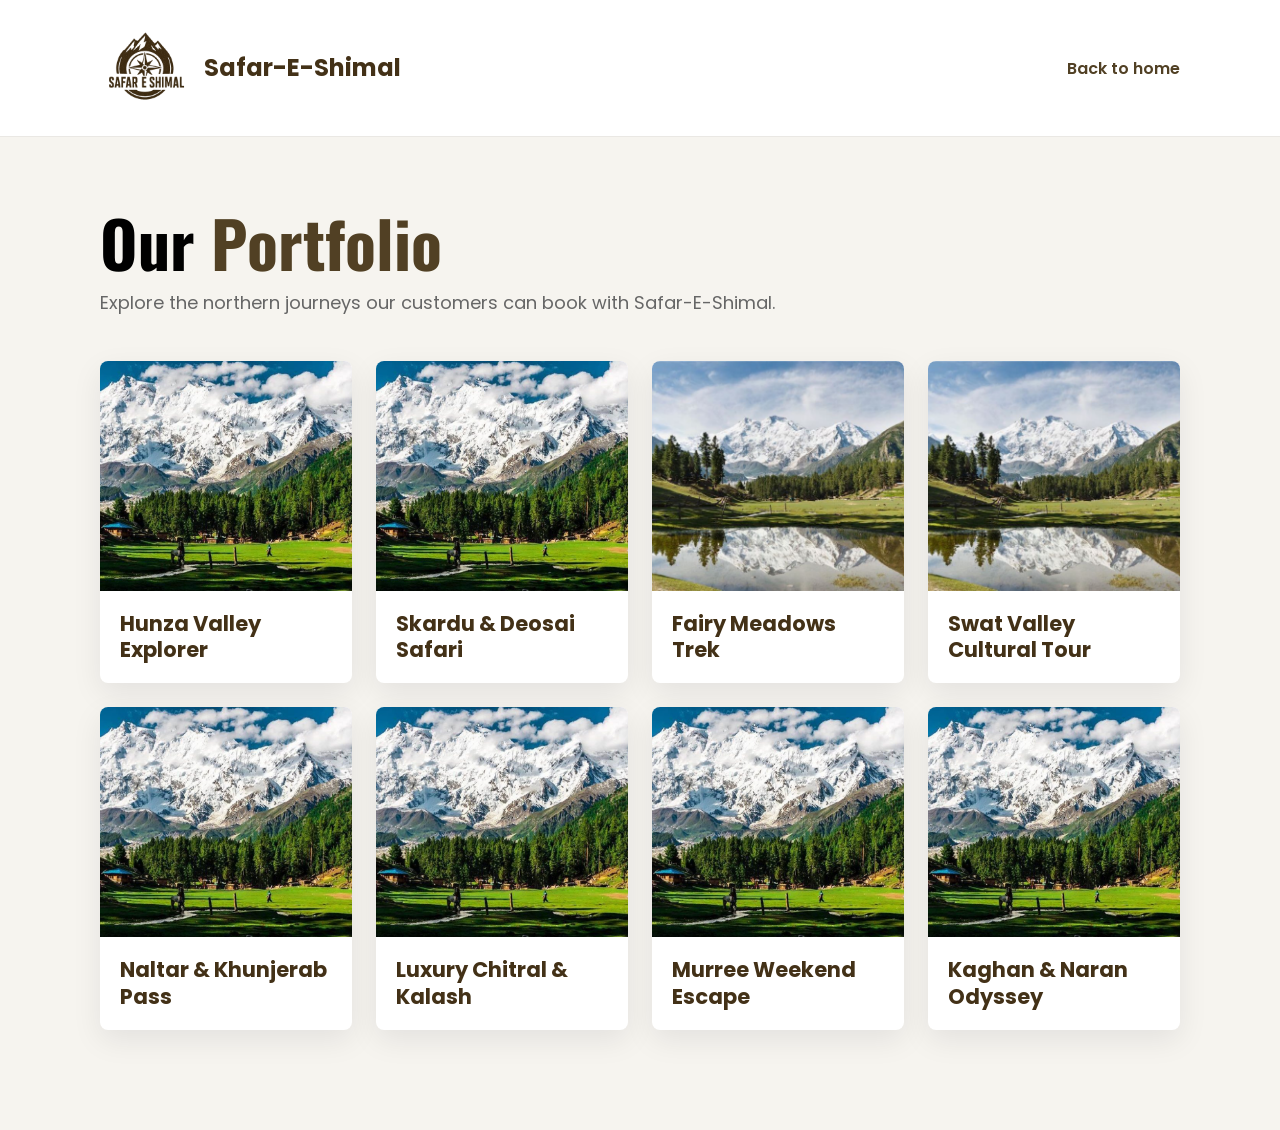
<file: portfolio.html>
<!DOCTYPE html>
<html lang="en">
  <head>
    <meta charset="UTF-8" />
    <meta name="viewport" content="width=device-width, initial-scale=1.0" />
    <title>Portfolio - Safar-E-Shimal</title>
    <link rel="preconnect" href="https://fonts.googleapis.com" />
    <link rel="preconnect" href="https://fonts.gstatic.com" crossorigin />
    <link
      href="https://fonts.googleapis.com/css2?family=Oswald:wght@500;600&family=Poppins:wght@400;500;600;700&family=Rubik:wght@700&display=swap"
      rel="stylesheet"
    />
    <link rel="stylesheet" href="css/styles.css" />
    <link rel="stylesheet" href="css/options.css" />
  </head>
  <body class="options-page portfolio-page">
    <header class="options-header">
      <div class="container options-header-inner">
        <a href="index.html" class="logo" aria-label="Safar-E-Shimal home">
          <img src="assets/safar-e-shimal-logo.png" alt="" />
          <span class="logo-text">Safar-E-Shimal</span>
        </a>
        <a href="index.html" class="options-back">Back to home</a>
      </div>
    </header>

    <main class="portfolio-main">
      <div class="container">
        <div class="portfolio-intro">
          <h1>Our <span class="accent">Portfolio</span></h1>
          <p>Explore the northern journeys our customers can book with Safar-E-Shimal.</p>
        </div>

        <div class="portfolio-grid">
          <article class="portfolio-card">
            <img
              src="https://images.pexels.com/photos/31839253/pexels-photo-31839253.jpeg?auto=compress&cs=tinysrgb&w=900&h=600&fit=crop"
              onerror="this.onerror=null;this.src='assets/northern-areas.png';"
              alt="Hunza Valley Explorer"
            />
            <h2>Hunza Valley Explorer</h2>
          </article>
          <article class="portfolio-card">
            <img
              src="https://images.pexels.com/photos/20188895/pexels-photo-20188895.jpeg?auto=compress&cs=tinysrgb&w=900&h=600&fit=crop"
              onerror="this.onerror=null;this.src='assets/0-583.png';"
              alt="Skardu and Deosai Safari"
            />
            <h2>Skardu &amp; Deosai Safari</h2>
          </article>
          <article class="portfolio-card">
            <img
              src="https://images.pexels.com/photos/1031008/pexels-photo-1031008.jpeg?auto=compress&cs=tinysrgb&w=900&h=600&fit=crop"
              onerror="this.onerror=null;this.src='assets/hero-bg.png';"
              alt="Fairy Meadows Trek"
            />
            <h2>Fairy Meadows Trek</h2>
          </article>
          <article class="portfolio-card">
            <img
              src="assets/hero-bg.png"
              alt="Swat Valley Cultural Tour"
            />
            <h2>Swat Valley Cultural Tour</h2>
          </article>
          <article class="portfolio-card">
            <img
              src="https://images.pexels.com/photos/27965152/pexels-photo-27965152.jpeg?auto=compress&cs=tinysrgb&w=900&h=600&fit=crop"
              onerror="this.onerror=null;this.src='assets/0-583.png';"
              alt="Naltar and Khunjerab Pass"
            />
            <h2>Naltar &amp; Khunjerab Pass</h2>
          </article>
          <article class="portfolio-card">
            <img
              src="assets/0-583.png"
              alt="Luxury Chitral and Kalash"
            />
            <h2>Luxury Chitral &amp; Kalash</h2>
          </article>
          <article class="portfolio-card">
            <img
              src="https://images.pexels.com/photos/13647502/pexels-photo-13647502.jpeg?auto=compress&cs=tinysrgb&w=900&h=600&fit=crop"
              onerror="this.onerror=null;this.src='assets/northern-areas.png';"
              alt="Murree Weekend Escape"
            />
            <h2>Murree Weekend Escape</h2>
          </article>
          <article class="portfolio-card">
            <img
              src="assets/northern-areas.png"
              alt="Kaghan and Naran Odyssey"
            />
            <h2>Kaghan &amp; Naran Odyssey</h2>
          </article>
        </div>
      </div>
    </main>
  </body>
</html>
</file>
<file: css/styles.css>
:root {
  --color-brown: #514024;
  --color-nav: #433117;
  --color-teal: #26a59e;
  --color-blue: #07689f;
  --color-gold: #ffc93c;
  --color-footer: #070824;
  --color-gray: #4f4f4f;
  --color-gray-text: #666666;
  --color-placeholder: #d9d9d9;
  --color-white: #ffffff;
  --color-black: #000000;
  --container: 1440px;
  --gutter: 100px;
  --font-rubik: "Rubik", sans-serif;
  --font-poppins: "Poppins", sans-serif;
  --font-oswald: "Oswald", sans-serif;
}

*,
*::before,
*::after {
  box-sizing: border-box;
}

html {
  scroll-behavior: smooth;
}

body {
  margin: 0;
  font-family: var(--font-poppins);
  color: var(--color-black);
  background: var(--color-white);
  -webkit-font-smoothing: antialiased;
}

img {
  display: block;
  max-width: 100%;
}

a {
  color: inherit;
  text-decoration: none;
}

button,
input {
  font: inherit;
}

.container {
  width: min(var(--container), 100%);
  margin-inline: auto;
  padding-inline: var(--gutter);
}

.accent {
  color: var(--color-brown);
}

/* Header */
.site-header {
  position: absolute;
  top: 50px;
  left: 0;
  right: 0;
  z-index: 20;
}

.nav-bar {
  background: var(--color-white);
  height: 140px;
  display: flex;
  align-items: center;
  justify-content: space-between;
  position: relative;
}

.logo {
  display: inline-flex;
  align-items: center;
  justify-content: flex-start;
  gap: 12px;
  color: var(--color-nav);
  font-family: var(--font-poppins);
  font-size: 24px;
  font-weight: 700;
  line-height: 1;
  white-space: nowrap;
}

.logo img {
  width: 92px;
  height: 92px;
  object-fit: contain;
  flex: 0 0 auto;
}

.logo-text {
  color: var(--color-nav);
}

.nav-links {
  display: flex;
  gap: 49px;
  list-style: none;
  margin: 0;
  padding: 0;
}

.nav-links a {
  font-weight: 500;
  font-size: 16px;
  line-height: 24px;
  color: var(--color-nav);
  text-transform: uppercase;
  letter-spacing: 0.02em;
}

.menu-button {
  display: inline-flex;
  align-items: center;
  gap: 10px;
  min-height: 42px;
  padding: 0 18px;
  border: 0;
  border-radius: 6px;
  background: var(--color-brown);
  color: var(--color-white);
  font-family: var(--font-poppins);
  font-size: 14px;
  font-weight: 600;
  line-height: 1;
  cursor: pointer;
}

.menu-button:hover,
.menu-button:focus-visible {
  background: var(--color-nav);
}

.menu-button:focus-visible {
  outline: 3px solid rgba(81, 64, 36, 0.3);
  outline-offset: 3px;
}

.menu-button__icon {
  position: relative;
  width: 18px;
  height: 12px;
}

.menu-button__icon,
.menu-button__icon::before,
.menu-button__icon::after {
  display: block;
  border-top: 2px solid currentColor;
}

.menu-button__icon::before,
.menu-button__icon::after {
  content: "";
  position: absolute;
  left: 0;
  width: 18px;
}

.menu-button__icon::before {
  top: 4px;
}

.menu-button__icon::after {
  top: 10px;
}

.menu-wrap {
  position: relative;
}

.menu-panel {
  position: absolute;
  top: calc(100% + 12px);
  right: 0;
  z-index: 50;
  width: 210px;
  margin: 0;
  padding: 8px;
  list-style: none;
  border-radius: 8px;
  background: var(--color-white);
  box-shadow: 0 14px 36px rgba(7, 8, 36, 0.16);
}

.menu-panel[hidden] {
  display: none;
}

.menu-panel a {
  display: flex;
  align-items: center;
  min-height: 44px;
  padding: 0 14px;
  border-radius: 6px;
  color: var(--color-nav);
  font-size: 15px;
  font-weight: 600;
}

.menu-panel a:hover,
.menu-panel a:focus-visible {
  background: #f5f3ef;
  color: var(--color-brown);
}

/* Hero */
.hero {
  position: relative;
  min-height: 941px;
  display: flex;
  flex-direction: column;
  color: var(--color-white);
  overflow: visible;
  background-image: url("../assets/hero-bg.png");
  background-size: cover;
  background-position: center;
  background-repeat: no-repeat;
}

.hero-bg {
  position: absolute;
  inset: 0;
  width: 100%;
  height: 100%;
  object-fit: cover;
  object-position: center;
}

.hero-overlay {
  position: absolute;
  inset: 0;
  background: linear-gradient(
    180deg,
    rgba(0, 0, 0, 0.15) 0%,
    rgba(0, 0, 0, 0.35) 100%
  );
}

.hero-content {
  position: relative;
  z-index: 2;
  margin-top: 230px;
  padding-bottom: 80px;
  flex: 1;
  overflow: visible;
}

.hero-title {
  margin: 0 0 24px;
  max-width: 1019px;
  font-family: var(--font-rubik);
  font-weight: 700;
  font-size: clamp(40px, 4.86vw, 70px);
  line-height: 1.1;
  letter-spacing: 0;
}

.hero-subtitle {
  margin: 0 0 48px;
  max-width: 750px;
  font-size: 20px;
  line-height: 36px;
  font-weight: 400;
}

.search-form {
  display: flex;
  align-items: stretch;
  width: 100%;
  max-width: 1240px;
  background: var(--color-white);
  border-radius: 8px;
  overflow: visible;
  box-shadow: 0 4px 16px rgba(0, 0, 0, 0.1);
  position: relative;
  z-index: 5;
}

.search-field {
  flex: 1 1 0;
  min-width: 140px;
  padding: 16px 20px;
  border-right: 1px solid #e8e8e8;
  position: relative;
}

.search-field--dropdown,
.search-field--date {
  z-index: 20;
}

.search-field--dropdown:focus-within {
  z-index: 30;
}

.search-field label {
  display: block;
  font-size: 12px;
  line-height: 18px;
  font-weight: 400;
  color: var(--color-black);
  margin-bottom: 4px;
}

.search-field input,
.search-field select {
  width: 100%;
  border: none;
  outline: none;
  font-size: 16px;
  line-height: 24px;
  color: var(--color-black);
  background: transparent;
  padding: 0;
  appearance: none;
}

.search-field input::placeholder {
  color: #9e9e9e;
}

.search-field select {
  cursor: pointer;
  color: #9e9e9e;
  background-image: url("data:image/svg+xml,%3Csvg xmlns='http://www.w3.org/2000/svg' width='12' height='8' viewBox='0 0 12 8'%3E%3Cpath fill='%23999' d='M1 1l5 5 5-5'/%3E%3C/svg%3E");
  background-repeat: no-repeat;
  background-position: right 0 center;
  padding-right: 18px;
}

.search-field select:valid,
.search-field select:focus {
  color: var(--color-black);
}

.search-btn {
  flex: 0 0 auto;
  align-self: stretch;
  padding: 0 36px;
  border: none;
  background: var(--color-teal);
  color: var(--color-white);
  font-weight: 600;
  font-size: 16px;
  cursor: pointer;
  white-space: nowrap;
  border-radius: 0 8px 8px 0;
}

/* Destination dropdown */
.field-dropdown {
  position: relative;
}

.dropdown-panel {
  position: absolute;
  top: calc(100% + 12px);
  left: -20px;
  right: -20px;
  margin: 0;
  padding: 8px 0;
  list-style: none;
  background: var(--color-white);
  border-radius: 8px;
  box-shadow: 0 12px 40px rgba(0, 0, 0, 0.15);
  max-height: 280px;
  overflow-y: auto;
  z-index: 100;
}

.dropdown-panel[hidden] {
  display: none;
}

.dropdown-panel li {
  padding: 12px 20px;
  cursor: pointer;
  display: flex;
  flex-direction: column;
  gap: 2px;
}

.dropdown-panel--guests li[role="option"] {
  flex-direction: row;
  justify-content: space-between;
  align-items: center;
  gap: 16px;
}

.dropdown-header {
  display: flex;
  justify-content: space-between;
  align-items: center;
  padding: 10px 20px;
  font-size: 12px;
  font-weight: 500;
  color: var(--color-gray-text);
  background: #fafafa;
  border-bottom: 1px solid #eee;
  cursor: default;
  flex-direction: row;
}

.dropdown-header:hover {
  background: #fafafa;
}

.dropdown-header-rate {
  font-weight: 600;
  color: var(--color-brown);
}

.dropdown-price {
  font-size: 15px;
  font-weight: 600;
  color: var(--color-teal);
  white-space: nowrap;
}

.search-field--guests input[readonly] {
  cursor: pointer;
}

.dropdown-panel li:hover,
.dropdown-panel li.is-active {
  background: #f5f3ef;
}

.dropdown-place {
  font-size: 15px;
  font-weight: 500;
  color: var(--color-black);
}

.dropdown-region {
  font-size: 12px;
  color: var(--color-gray-text);
}

.dropdown-empty {
  cursor: default;
  color: var(--color-gray-text);
  font-size: 14px;
}

.dropdown-empty:hover {
  background: transparent;
}

/* Date calendar picker */
.search-field--date .date-wrap {
  position: relative;
  display: block;
}

.search-field--date input[type="date"] {
  cursor: pointer;
  color: var(--color-black);
  min-height: 24px;
}

.search-field--date input[type="date"]::-webkit-calendar-picker-indicator {
  cursor: pointer;
  opacity: 0.7;
}

.date-placeholder {
  display: none;
}

.date-wrap.has-value .date-placeholder,
.date-wrap:focus-within .date-placeholder {
  display: none;
}

/* Section 1 – Adventures */
.section-adventures {
  padding: 109px 0 80px;
  background: var(--color-white);
}

.adventure-grid {
  display: grid;
  grid-template-columns: repeat(3, 1fr);
  gap: 48px;
}

.adventure-card {
  display: flex;
  align-items: flex-start;
  gap: 24px;
}

.adventure-icon {
  flex-shrink: 0;
  width: 68px;
  height: 54px;
  color: var(--color-brown);
}

.adventure-divider {
  width: 1px;
  align-self: stretch;
  min-height: 80px;
  background: #ccc;
  flex-shrink: 0;
}

.adventure-body h3 {
  margin: 0 0 12px;
  font-size: 24px;
  font-weight: 600;
  line-height: 1.4;
  letter-spacing: 0.5px;
  color: var(--color-black);
}

.adventure-body p {
  margin: 0;
  font-size: 16px;
  line-height: 26px;
  color: var(--color-gray-text);
  max-width: 280px;
}

/* Section 2 – Quote */
.section-quote {
  padding: 90px 0 100px;
  background: var(--color-white);
}

.quote-layout {
  display: grid;
  grid-template-columns: 1fr 610px;
  gap: 60px;
  align-items: end;
}

.quote-block {
  position: relative;
  padding-left: 20px;
}

.quote-mark {
  position: absolute;
  left: 0;
  top: -10px;
  font-size: 120px;
  line-height: 1;
  font-family: Georgia, serif;
  color: var(--color-brown);
  opacity: 1;
  pointer-events: none;
}

.quote-text {
  margin: 0 0 48px;
  max-width: 900px;
  font-size: clamp(32px, 3.33vw, 48px);
  line-height: 55px;
  font-weight: 400;
  position: relative;
  z-index: 1;
}

.btn-primary {
  display: inline-flex;
  align-items: center;
  justify-content: center;
  min-width: 180px;
  height: 60px;
  padding: 0 28px;
  border: none;
  border-radius: 4px;
  background: var(--color-brown);
  color: var(--color-white);
  font-weight: 600;
  font-size: 16px;
  cursor: pointer;
}

.btn-primary--round {
  border-radius: 10px;
  min-width: 137px;
  height: 48px;
}

.quote-image-wrap img {
  width: 610px;
  height: 357px;
  object-fit: cover;
  border-radius: 12px;
}

/* Section 3 – Vacation */
.section-vacation {
  padding: 100px 0;
  background: var(--color-white);
}

.vacation-grid {
  display: grid;
  grid-template-columns: 505px 1fr;
  gap: 63px;
  align-items: start;
}

.vacation-slider {
  position: relative;
  border-radius: 6px;
  overflow: hidden;
  background: var(--color-placeholder);
  height: 516px;
  min-height: 516px;
}

.vacation-slide-track {
  position: absolute;
  inset: 0;
  overflow: hidden;
}

.vacation-slide-image {
  position: absolute;
  inset: 0;
  width: 100%;
  height: 100%;
  display: block;
  object-fit: cover;
  transform: translateX(0);
  transition: transform 0.58s ease;
  will-change: transform;
}

.vacation-slider-overlay {
  position: absolute;
  inset: 0;
  background: linear-gradient(
    180deg,
    transparent 40%,
    rgba(0, 0, 0, 0.55) 100%
  );
  display: flex;
  flex-direction: column;
  justify-content: flex-end;
  padding: 32px;
}

.vacation-slider-overlay p:first-child {
  margin: 0 0 8px;
  font-weight: 600;
  font-size: 14px;
  color: var(--color-brown);
  background: rgba(255, 255, 255, 0.9);
  display: inline-block;
  padding: 4px 8px;
  width: fit-content;
}

.vacation-slider-overlay h3 {
  margin: 0 0 20px;
  font-size: 32px;
  font-weight: 600;
  color: var(--color-white);
  transition: transform 0.35s ease;
}

.slider-nav {
  display: flex;
  gap: 12px;
}

.slider-nav button {
  width: 48px;
  height: 48px;
  border-radius: 25px;
  border: 1px solid var(--color-white);
  background: transparent;
  color: var(--color-white);
  cursor: pointer;
  font-size: 18px;
}

.slider-nav button:hover,
.slider-nav button:focus-visible {
  background: rgba(255, 255, 255, 0.18);
}

.vacation-content h2 {
  margin: 0 0 24px;
  font-family: var(--font-oswald);
  font-weight: 500;
  font-size: clamp(40px, 4.17vw, 60px);
  line-height: 1.1;
  letter-spacing: 0.5px;
  max-width: 548px;
}

.vacation-content > p {
  margin: 0 0 40px;
  font-size: 16px;
  line-height: 28px;
  color: var(--color-gray-text);
  max-width: 548px;
}

.stats-row {
  display: flex;
  gap: 64px;
  margin-bottom: 40px;
}

.stat-item strong {
  display: block;
  font-size: 32px;
  font-weight: 600;
  line-height: 48px;
  color: var(--color-brown);
}

.stat-item span {
  font-size: 14px;
  color: var(--color-gray);
}

/* Section 4 – Discover */
.section-discover {
  padding: 80px 0 100px;
  background: var(--color-white);
}

.section-discover h2 {
  margin: 0 0 12px;
  font-family: var(--font-oswald);
  font-weight: 500;
  font-size: clamp(40px, 4.17vw, 60px);
  line-height: 66px;
  letter-spacing: 0.5px;
}

.section-discover .section-lead {
  margin: 0 0 48px;
  font-size: 16px;
  line-height: 28px;
  color: var(--color-gray-text);
  max-width: 687px;
}

.blog-grid {
  display: grid;
  grid-template-columns: repeat(3, 1fr);
  gap: 30px 40px;
}

.blog-card-image {
  aspect-ratio: 1;
  background: var(--color-placeholder);
  border-radius: 4px;
  margin-bottom: 16px;
}

.blog-card-line {
  width: 48px;
  height: 3px;
  background: var(--color-brown);
  margin-bottom: 16px;
}

.blog-card h3 {
  margin: 0 0 8px;
  font-size: 18px;
  font-weight: 600;
}

.blog-card p {
  margin: 0;
  font-size: 14px;
  line-height: 22px;
  color: var(--color-gray-text);
}

/* Section 5 – CTA banner */
.section-cta {
  position: relative;
  min-height: 720px;
  display: flex;
  align-items: center;
  background: var(--color-placeholder);
  overflow: hidden;
}

.section-cta-bg {
  position: absolute;
  inset: 0;
  background: var(--color-placeholder);
}

.section-cta::after {
  content: "";
  position: absolute;
  inset: 0;
  background: linear-gradient(
    180deg,
    transparent 45%,
    rgba(7, 8, 36, 0.55) 100%
  );
  pointer-events: none;
}

.section-cta .container {
  position: relative;
  z-index: 1;
  padding-block: 150px 120px;
}

.cta-title {
  margin: 0 0 24px;
  max-width: 1050px;
  font-family: var(--font-oswald);
  font-weight: 600;
  font-size: clamp(36px, 4.17vw, 60px);
  line-height: 1.3;
  text-transform: capitalize;
  color: var(--color-black);
}

.cta-subtitle {
  margin: 0 0 40px;
  font-size: 16px;
  line-height: 28px;
  color: var(--color-white);
  max-width: 600px;
}

.cta-actions {
  display: flex;
  align-items: center;
  gap: 30px;
  flex-wrap: wrap;
}

.cta-actions a {
  font-weight: 600;
  font-size: 16px;
  color: var(--color-white);
}

/* Footer */
.site-footer {
  background: var(--color-footer);
  color: var(--color-white);
  padding: 80px 0 40px;
}

.footer-top {
  display: grid;
  grid-template-columns: 505px 1fr;
  gap: 80px;
  margin-bottom: 60px;
}

.footer-brand .logo {
  margin-bottom: 20px;
  justify-content: flex-start;
  gap: 16px;
  font-size: 32px;
}

.footer-brand .logo img {
  width: 120px;
  height: 120px;
}

.footer-brand .logo-text {
  color: var(--color-white);
}

.footer-brand > p {
  margin: 0 0 32px;
  font-size: 16px;
  line-height: 20px;
  opacity: 0.9;
  max-width: 505px;
}

.footer-newsletter h3 {
  margin: 0 0 20px;
  font-family: var(--font-oswald);
  font-weight: 500;
  font-size: 24px;
  line-height: 1.3;
  text-transform: capitalize;
}

.email-form {
  display: flex;
  gap: 0;
  max-width: 400px;
}

.email-form input {
  flex: 1;
  height: 56px;
  padding: 0 20px;
  border: none;
  border-radius: 8px 0 0 8px;
  background: var(--color-brown);
  color: var(--color-white);
  outline: none;
}

.email-form input::placeholder {
  color: rgba(255, 255, 255, 0.7);
}

.email-form button {
  width: 56px;
  height: 56px;
  border: none;
  border-radius: 0 8px 8px 0;
  background: var(--color-brown);
  color: var(--color-white);
  cursor: pointer;
  border-left: 1px solid rgba(255, 255, 255, 0.15);
}

.footer-links h3 {
  margin: 0 0 32px;
  font-family: var(--font-oswald);
  font-weight: 500;
  font-size: 32px;
}

.footer-columns {
  display: grid;
  grid-template-columns: repeat(3, 1fr);
  gap: 40px;
}

.footer-col h4 {
  margin: 0 0 20px;
  font-size: 24px;
  font-weight: 500;
  color: var(--color-brown);
}

.footer-col ul {
  list-style: none;
  margin: 0;
  padding: 0;
}

.footer-col li {
  margin-bottom: 12px;
}

.footer-col a {
  font-size: 16px;
  line-height: 24px;
  opacity: 0.95;
}

.footer-bottom {
  display: flex;
  align-items: center;
  justify-content: space-between;
  padding-top: 40px;
  border-top: 1px solid rgba(255, 255, 255, 0.1);
  font-size: 14px;
}

.footer-legal {
  display: flex;
  gap: 24px;
}

.footer-social {
  display: flex;
  gap: 16px;
}

.footer-social a {
  width: 40px;
  height: 40px;
  border-radius: 50%;
  border: 1px solid var(--color-brown);
  display: flex;
  align-items: center;
  justify-content: center;
  color: var(--color-brown);
  font-size: 14px;
}

/* Responsive */
@media (max-width: 1200px) {
  :root {
    --gutter: 48px;
  }

  .quote-layout,
  .vacation-grid,
  .footer-top {
    grid-template-columns: 1fr;
  }

  .quote-image-wrap img {
    width: 100%;
    height: auto;
    max-height: 400px;
  }

  .adventure-grid,
  .blog-grid {
    grid-template-columns: 1fr;
  }

  .search-form {
    flex-wrap: wrap;
    border-radius: 8px;
  }

  .search-field {
    flex: 1 1 calc(50% - 1px);
    min-width: 160px;
    border-right: none;
    border-bottom: 1px solid #e8e8e8;
  }

  .search-btn {
    flex: 1 1 100%;
    height: 56px;
    border-radius: 0 0 8px 8px;
  }
}

@media (max-width: 640px) {
  .search-field {
    flex: 1 1 100%;
  }
}

@media (max-width: 768px) {
  :root {
    --gutter: 24px;
  }

  .nav-bar {
    height: 116px;
  }

  .logo img {
    width: 76px;
    height: 76px;
  }

  .logo {
    gap: 8px;
    font-size: 18px;
  }

  .nav-links {
    display: none;
  }

  .hero-content {
    margin-top: 180px;
  }

  .stats-row {
    flex-direction: column;
    gap: 24px;
  }

  .footer-columns {
    grid-template-columns: 1fr;
  }

  .footer-bottom {
    flex-direction: column;
    gap: 20px;
    text-align: center;
  }
}
</file>
<file: css/options.css>
.options-page {
  background: #f6f4ef;
}

.options-header {
  background: var(--color-white);
  border-bottom: 1px solid rgba(81, 64, 36, 0.12);
}

.options-header-inner {
  min-height: 136px;
  display: flex;
  align-items: center;
  justify-content: space-between;
  gap: 24px;
}

.options-back {
  font-weight: 600;
  color: var(--color-brown);
}

.options-main {
  padding: 72px 0 100px;
}

.options-intro {
  margin-bottom: 32px;
}

.options-heading {
  margin: 0 0 12px;
  font-family: var(--font-oswald);
  font-size: clamp(40px, 4vw, 64px);
  line-height: 1.05;
}

.options-count {
  margin: 0 0 18px;
  color: var(--color-gray-text);
}

.options-filters {
  display: flex;
  flex-wrap: wrap;
  gap: 10px;
}

.filter-chip {
  display: inline-flex;
  align-items: center;
  min-height: 36px;
  padding: 0 12px;
  border-radius: 4px;
  background: var(--color-white);
  color: var(--color-nav);
  font-size: 14px;
}

.options-search-form {
  margin-bottom: 48px;
}

.options-empty {
  padding: 40px;
  margin-bottom: 40px;
  background: var(--color-white);
  border-radius: 8px;
  text-align: center;
}

.options-list {
  display: grid;
  grid-template-columns: repeat(3, minmax(0, 1fr));
  gap: 30px;
}

.option-card {
  background: var(--color-white);
  border-radius: 8px;
  overflow: hidden;
  box-shadow: 0 10px 30px rgba(7, 8, 36, 0.08);
}

.option-card-image {
  position: relative;
  min-height: 240px;
  background: var(--color-placeholder);
}

.option-card-image img {
  width: 100%;
  height: 240px;
  object-fit: cover;
}

.option-tier {
  position: absolute;
  left: 18px;
  bottom: 18px;
  padding: 8px 12px;
  border-radius: 4px;
  background: var(--color-brown);
  color: var(--color-white);
  font-weight: 600;
  font-size: 14px;
}

.option-card-body {
  padding: 24px;
}

.option-region,
.option-destination,
.option-price-note,
.option-price-total {
  color: var(--color-gray-text);
}

.option-title {
  margin: 6px 0 10px;
  font-size: 24px;
  line-height: 1.25;
}

.option-highlights {
  margin: 18px 0;
  padding-left: 20px;
  color: var(--color-gray);
}

.option-meta,
.option-footer {
  display: flex;
  align-items: center;
  justify-content: space-between;
  gap: 16px;
}

.option-meta {
  padding-top: 18px;
  border-top: 1px solid #ece8df;
  color: var(--color-gray-text);
  font-size: 14px;
}

.option-footer {
  margin-top: 24px;
}

.option-price strong {
  display: block;
  color: var(--color-brown);
  font-size: 28px;
}

.option-price-total {
  margin: 8px 0 0;
  font-size: 13px;
}

.options-footer {
  padding: 24px 0;
}

.options-footer .footer-bottom {
  padding-top: 0;
  border-top: 0;
}

.booking-main {
  padding: 72px 0 100px;
}

.booking-layout {
  display: grid;
  grid-template-columns: minmax(0, 1fr) 420px;
  gap: 36px;
  align-items: start;
}

.booking-summary,
.booking-form-card {
  background: var(--color-white);
  border-radius: 8px;
  overflow: hidden;
  box-shadow: 0 10px 30px rgba(7, 8, 36, 0.08);
}

.booking-summary img {
  width: 100%;
  height: 420px;
  object-fit: cover;
}

.booking-summary-body,
.booking-form-card {
  padding: 32px;
}

.booking-summary h1 {
  margin: 8px 0 12px;
  font-size: clamp(34px, 4vw, 56px);
  line-height: 1.08;
}

.booking-meta {
  display: flex;
  flex-wrap: wrap;
  gap: 12px;
  margin-top: 24px;
}

.booking-meta span {
  padding: 10px 12px;
  border-radius: 4px;
  background: #f5f3ef;
  color: var(--color-nav);
  font-size: 14px;
  font-weight: 600;
}

.booking-details {
  margin-top: 24px;
  padding: 20px;
  border: 1px solid #ece8df;
  border-radius: 8px;
  background: #fbfaf7;
}

.booking-details h2 {
  margin: 0 0 10px;
  color: var(--color-nav);
  font-size: 20px;
  line-height: 1.25;
}

.booking-details p {
  margin: 0;
  color: var(--color-gray-text);
  font-size: 15px;
  line-height: 1.65;
}

.booking-details ul {
  display: grid;
  gap: 8px;
  margin: 16px 0 0;
  padding-left: 18px;
  color: var(--color-gray);
  font-size: 14px;
  line-height: 1.5;
}

.booking-route {
  display: grid;
  grid-template-columns: repeat(3, minmax(0, 1fr));
  gap: 12px;
  margin-top: 24px;
}

.booking-route-item {
  display: grid;
  gap: 6px;
  min-height: 86px;
  padding: 14px;
  border: 1px solid #ece8df;
  border-radius: 6px;
  background: #fbfaf7;
}

.booking-route-item strong {
  color: var(--color-nav);
  font-size: 13px;
}

.booking-route-item span {
  color: var(--color-gray-text);
  font-size: 14px;
  line-height: 1.45;
}

.booking-map {
  display: grid;
  gap: 12px;
  margin-top: 20px;
}

.booking-map iframe {
  width: 100%;
  height: 320px;
  border: 0;
  border-radius: 8px;
  background: #f5f3ef;
}

.booking-map-link {
  justify-self: start;
  color: var(--color-brown);
  font-size: 14px;
  font-weight: 700;
}

.booking-form-card h2 {
  margin: 0 0 24px;
  font-size: 28px;
}

.booking-form {
  display: grid;
  gap: 18px;
}

.booking-field label {
  display: block;
  margin-bottom: 8px;
  font-size: 13px;
  font-weight: 600;
  color: var(--color-nav);
}

.booking-field input {
  width: 100%;
  height: 52px;
  padding: 0 14px;
  border: 1px solid #ded8ca;
  border-radius: 6px;
  background: var(--color-white);
  color: var(--color-black);
  outline: none;
}

.booking-field input:focus {
  border-color: var(--color-brown);
  box-shadow: 0 0 0 3px rgba(81, 64, 36, 0.12);
}

.location-detect {
  width: 100%;
  min-height: 42px;
  margin-top: 10px;
  border: 1px solid rgba(81, 64, 36, 0.22);
  border-radius: 6px;
  background: #f8f6f1;
  color: var(--color-brown);
  font-weight: 700;
  cursor: pointer;
}

.location-detect:hover,
.location-detect:focus-visible {
  background: #f1ede4;
}

.location-detect:disabled {
  cursor: wait;
  opacity: 0.7;
}

.location-status {
  margin: 8px 0 0;
  color: var(--color-gray-text);
  font-size: 12px;
  line-height: 1.45;
}

.location-status.is-error {
  color: #a33b2f;
}

.payment-section {
  display: grid;
  gap: 10px;
  margin: 2px 0 0;
  padding: 18px;
  border: 1px solid #ded8ca;
  border-radius: 8px;
}

.payment-section legend {
  padding: 0 6px;
  color: var(--color-nav);
  font-size: 13px;
  font-weight: 600;
}

.payment-option {
  display: flex;
  align-items: flex-start;
  gap: 12px;
  padding: 12px;
  border-radius: 6px;
  background: #f8f6f1;
  cursor: pointer;
}

.payment-option input {
  width: 18px;
  height: 18px;
  margin-top: 2px;
  accent-color: var(--color-brown);
}

.payment-option span {
  display: grid;
  gap: 3px;
}

.payment-option strong {
  color: var(--color-nav);
  font-size: 14px;
}

.payment-option small {
  color: var(--color-gray-text);
  font-size: 12px;
}

.booking-total {
  display: flex;
  align-items: center;
  justify-content: space-between;
  padding: 18px 0;
  border-top: 1px solid #ece8df;
  border-bottom: 1px solid #ece8df;
  color: var(--color-nav);
}

.booking-total strong {
  color: var(--color-brown);
  font-size: 28px;
}

.booking-submit {
  width: 100%;
}

.booking-submit:disabled {
  cursor: wait;
  opacity: 0.72;
}

.booking-modal {
  position: fixed;
  inset: 0;
  z-index: 100;
  display: grid;
  place-items: center;
  padding: 24px;
  background: rgba(7, 8, 36, 0.42);
}

.booking-modal[hidden] {
  display: none;
}

.booking-modal-card {
  width: min(420px, 100%);
  padding: 32px;
  border-radius: 8px;
  background: var(--color-white);
  box-shadow: 0 20px 60px rgba(7, 8, 36, 0.24);
  text-align: center;
}

.booking-modal-card h2 {
  margin: 0 0 12px;
  color: var(--color-nav);
  font-size: 30px;
}

.booking-modal-card p {
  margin: 0 0 24px;
  color: var(--color-gray-text);
  line-height: 1.6;
}

.portfolio-main {
  padding: 72px 0 100px;
}

.portfolio-intro {
  max-width: 760px;
  margin-bottom: 42px;
}

.portfolio-intro h1 {
  margin: 0 0 12px;
  font-family: var(--font-oswald);
  font-size: clamp(44px, 5vw, 72px);
  line-height: 1.05;
}

.portfolio-intro p {
  margin: 0;
  color: var(--color-gray-text);
  font-size: 18px;
  line-height: 1.7;
}

.portfolio-grid {
  display: grid;
  grid-template-columns: repeat(4, minmax(0, 1fr));
  gap: 24px;
}

.portfolio-card {
  overflow: hidden;
  border-radius: 8px;
  background: var(--color-white);
  box-shadow: 0 10px 30px rgba(7, 8, 36, 0.08);
}

.portfolio-card img {
  width: 100%;
  height: 230px;
  object-fit: cover;
}

.portfolio-card h2 {
  min-height: 82px;
  margin: 0;
  padding: 20px;
  color: var(--color-nav);
  font-size: 21px;
  line-height: 1.25;
}

@media (max-width: 1200px) {
  .options-list {
    grid-template-columns: repeat(2, minmax(0, 1fr));
  }

  .booking-layout {
    grid-template-columns: 1fr;
  }

  .portfolio-grid {
    grid-template-columns: repeat(2, minmax(0, 1fr));
  }
}

@media (max-width: 768px) {
  .options-header-inner,
  .option-footer,
  .option-meta {
    align-items: flex-start;
    flex-direction: column;
  }

  .options-list {
    grid-template-columns: 1fr;
  }

  .booking-summary img {
    height: 280px;
  }

  .booking-route {
    grid-template-columns: 1fr;
  }

  .booking-route-item {
    min-height: auto;
  }

  .booking-map iframe {
    height: 260px;
  }

  .portfolio-grid {
    grid-template-columns: 1fr;
  }

  .portfolio-card img {
    height: 240px;
  }
}
</file>
